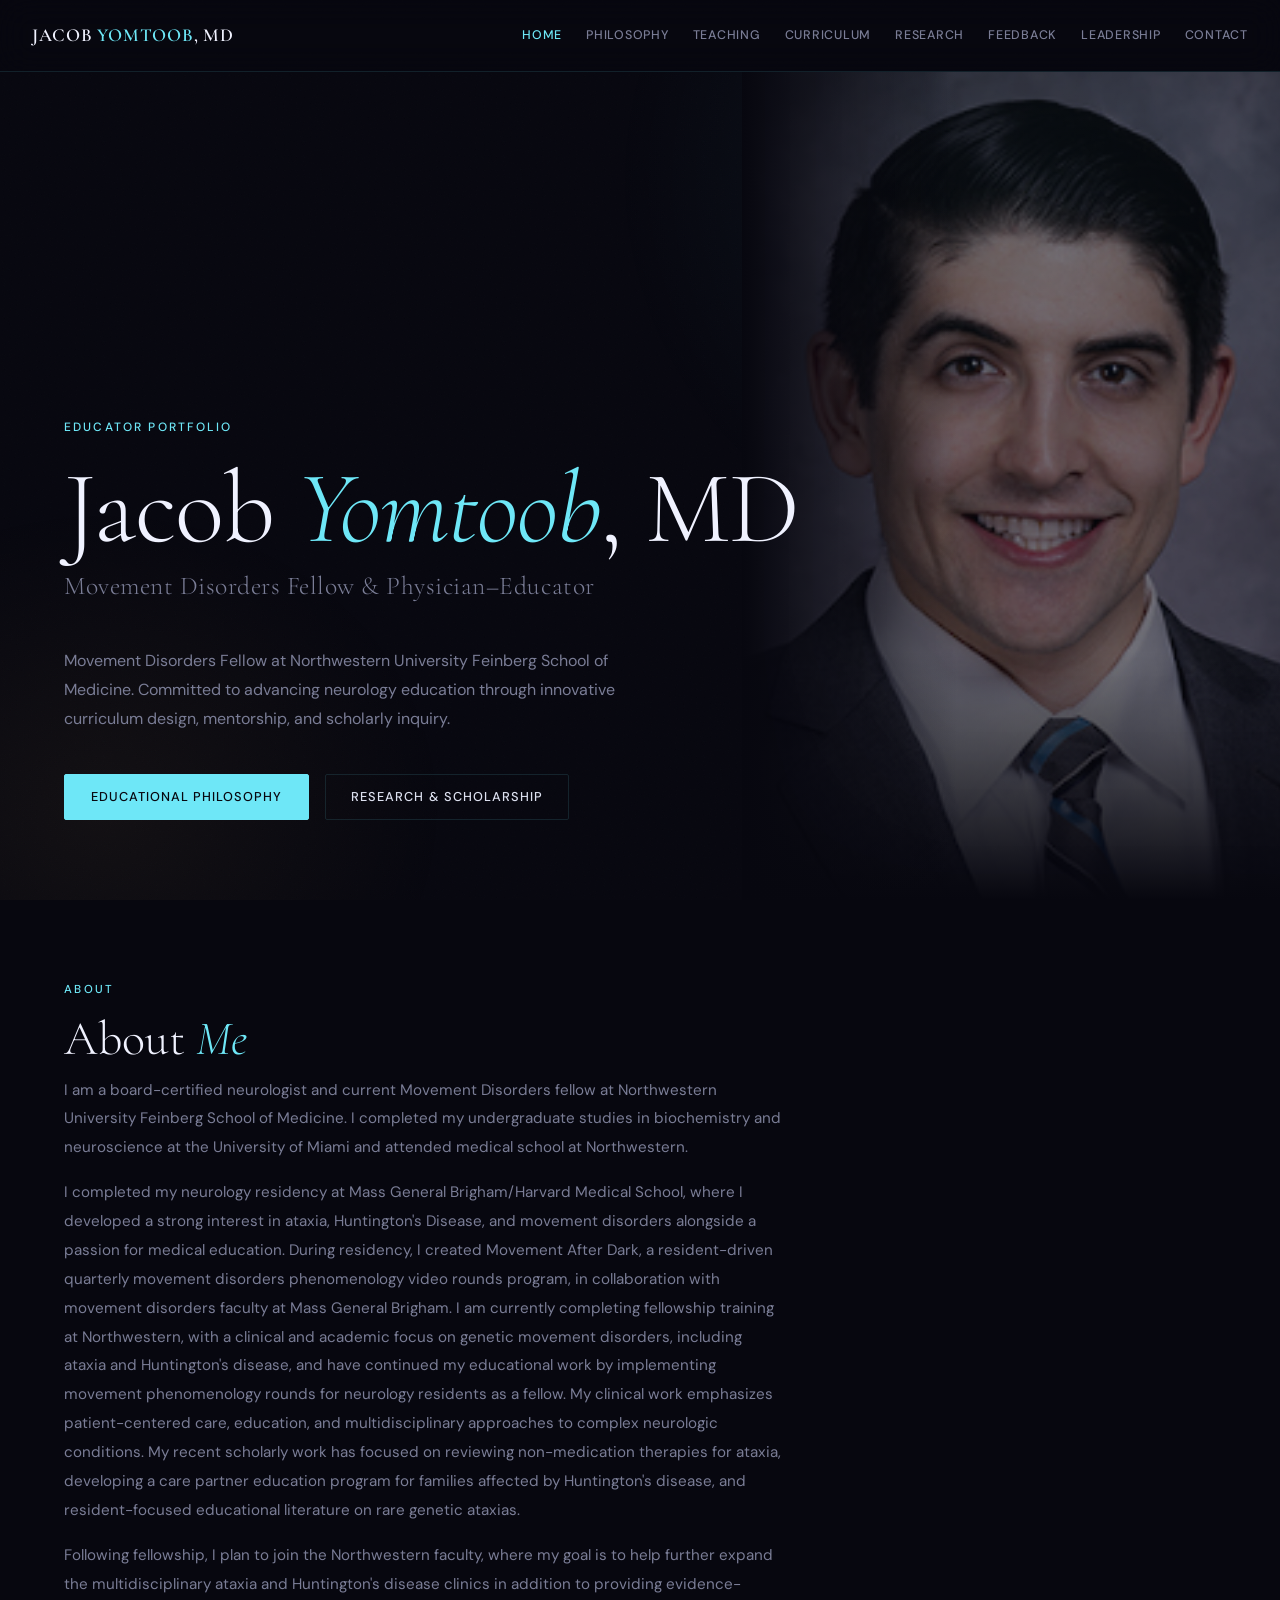
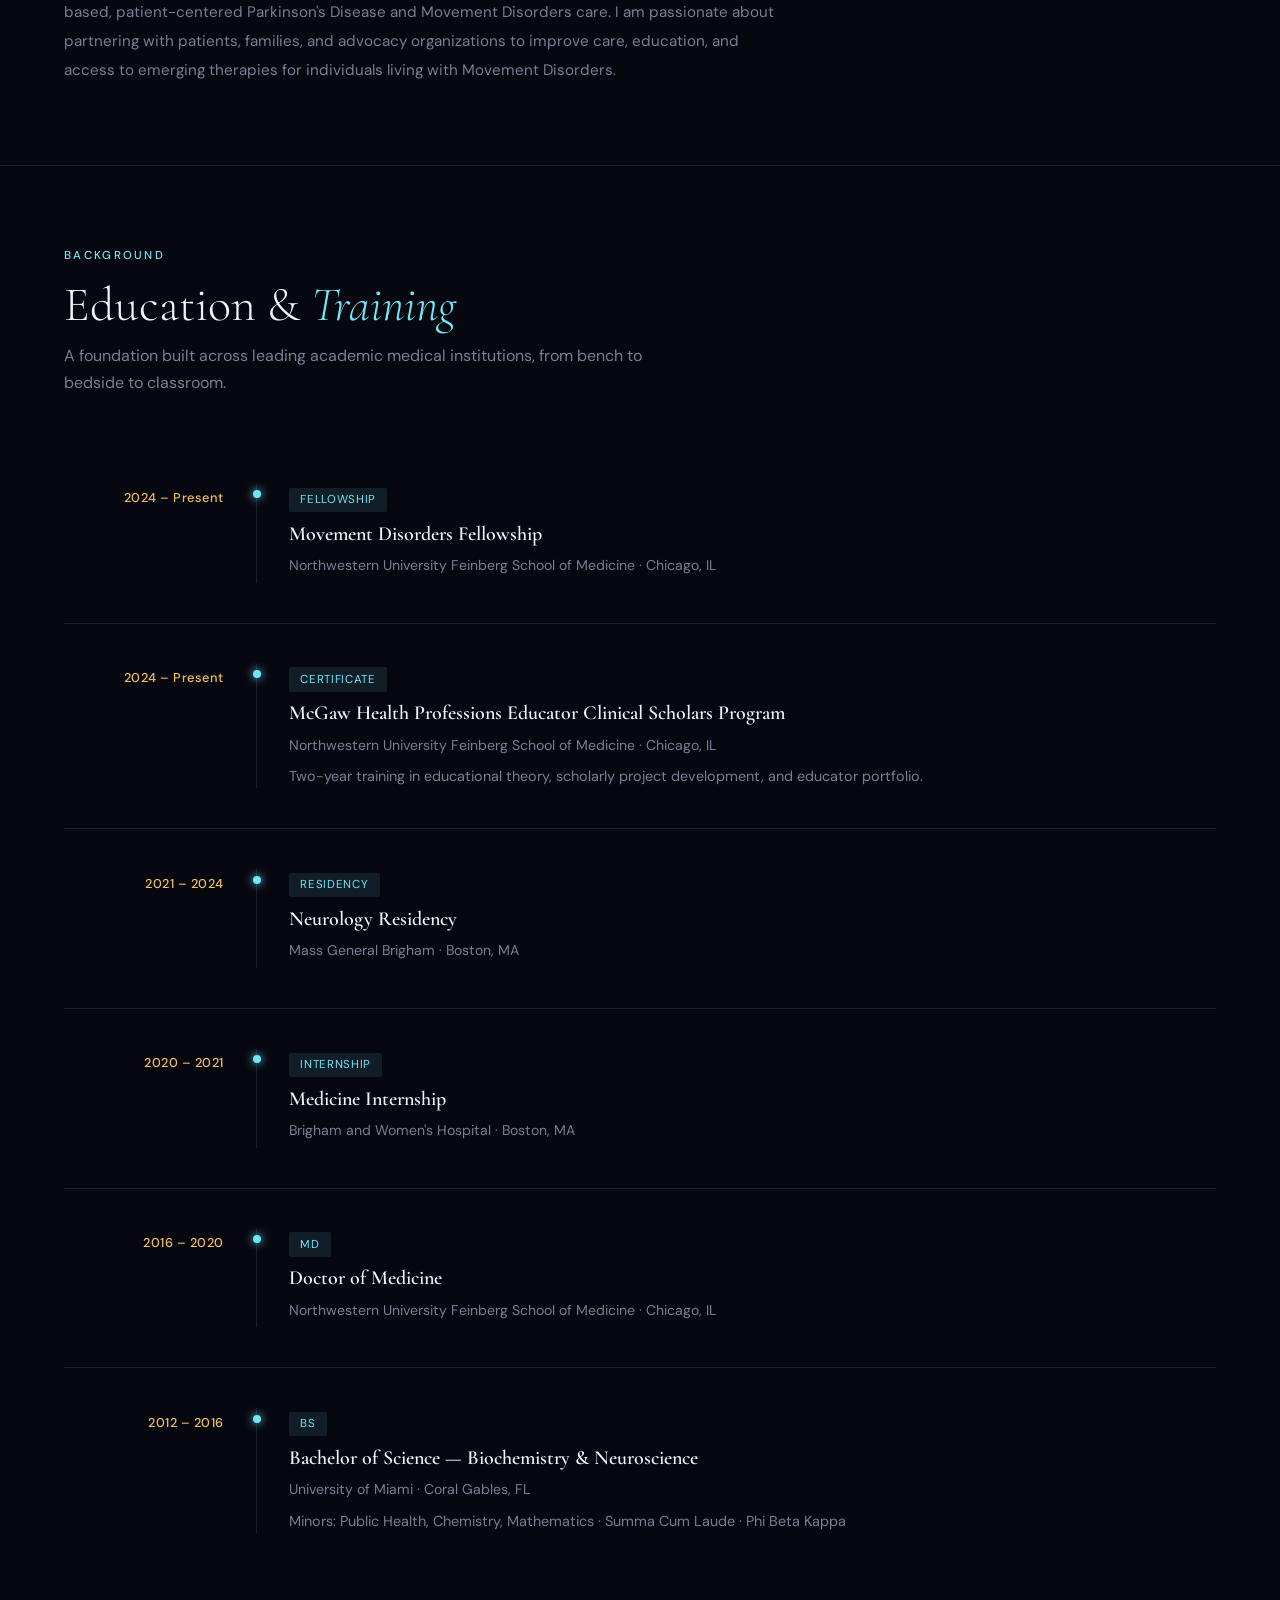
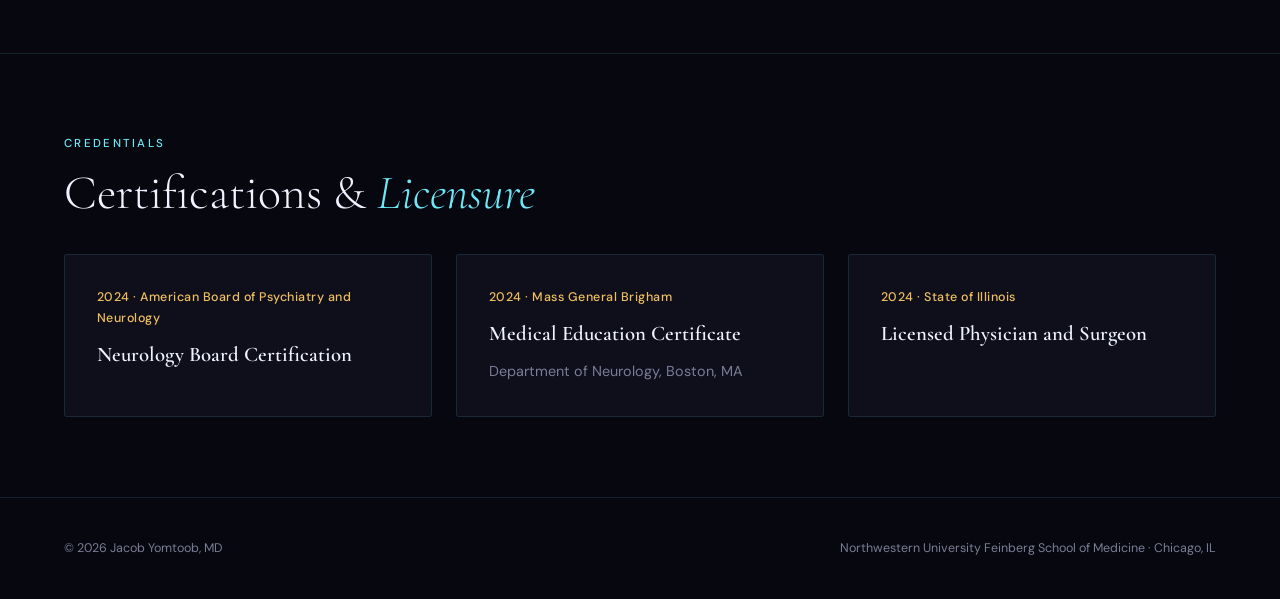
<file: index.html>
<!DOCTYPE html>
<html lang="en">
<head>
  <meta charset="UTF-8" />
  <meta name="viewport" content="width=device-width, initial-scale=1.0" />
  <title>Jacob Yomtoob, MD — Educator Portfolio</title>
  <link rel="stylesheet" href="style.css" />
</head>
<body>
<div class="page">

  <!-- Nav -->
  <nav>
    <a href="index.html" class="nav-brand">Jacob <span>Yomtoob</span>, MD</a>
    <div class="nav-links">
      <a href="index.html" class="active">Home</a>
      <a href="philosophy.html">Philosophy</a>
      <a href="teaching.html">Teaching</a>
      <a href="curriculum.html">Curriculum</a>
      <a href="research.html">Research</a>
      <a href="feedback.html">Feedback</a>
      <a href="leadership.html">Leadership</a>
      <a href="contact.html">Contact</a>
    </div>
  </nav>

  <!-- Hero -->
  <div class="hero">
    <div class="hero-glow"></div>
    <div class="hero-glow2"></div>
    <div class="hero-photo-wrap">
      <img src="assets/profile.jpg" alt="Jacob Yomtoob, MD" class="hero-photo" />
    </div>
    <div class="hero-eyebrow">Educator Portfolio</div>
    <h1>Jacob <em>Yomtoob</em>, MD</h1>
    <div class="hero-subtitle">Movement Disorders Fellow &amp; Physician–Educator</div>
    <p class="hero-desc">
      Movement Disorders Fellow at Northwestern University Feinberg School of Medicine. 
      Committed to advancing neurology education through innovative curriculum design, 
      mentorship, and scholarly inquiry.
    </p>
    <div class="hero-cta">
      <a href="philosophy.html" class="btn btn-primary">Educational Philosophy</a>
      <a href="research.html" class="btn btn-outline">Research &amp; Scholarship</a>
    </div>
  </div>

  <!-- About -->
  <section>
    <div class="section-label">About</div>
    <h2 class="section-title">About <em>Me</em></h2>

    <p style="color:var(--muted); max-width:720px; font-size:0.95rem; line-height:1.9; margin-bottom:1rem;">
      I am a board-certified neurologist and current Movement Disorders fellow at Northwestern University Feinberg School of Medicine. I completed my undergraduate studies in biochemistry and neuroscience at the University of Miami and attended medical school at Northwestern.
    </p>
    <p style="color:var(--muted); max-width:720px; font-size:0.95rem; line-height:1.9; margin-bottom:1rem;">
      I completed my neurology residency at Mass General Brigham/Harvard Medical School, where I developed a strong interest in ataxia, Huntington's Disease, and movement disorders alongside a passion for medical education. During residency, I created Movement After Dark, a resident-driven quarterly movement disorders phenomenology video rounds program, in collaboration with movement disorders faculty at Mass General Brigham. I am currently completing fellowship training at Northwestern, with a clinical and academic focus on genetic movement disorders, including ataxia and Huntington's disease, and have continued my educational work by implementing movement phenomenology rounds for neurology residents as a fellow. My clinical work emphasizes patient-centered care, education, and multidisciplinary approaches to complex neurologic conditions. My recent scholarly work has focused on reviewing non-medication therapies for ataxia, developing a care partner education program for families affected by Huntington's disease, and resident-focused educational literature on rare genetic ataxias.
    </p>
    <p style="color:var(--muted); max-width:720px; font-size:0.95rem; line-height:1.9;">
      Following fellowship, I plan to join the Northwestern faculty, where my goal is to help further expand the multidisciplinary ataxia and Huntington's disease clinics in addition to providing evidence-based, patient-centered Parkinson's Disease and Movement Disorders care. I am passionate about partnering with patients, families, and advocacy organizations to improve care, education, and access to emerging therapies for individuals living with Movement Disorders.
    </p>
  </section>

  <!-- Education -->
  <section>
    <div class="section-label">Background</div>
    <h2 class="section-title">Education &amp; <em>Training</em></h2>
    <p class="section-intro">A foundation built across leading academic medical institutions, from bench to bedside to classroom.</p>

    <div class="timeline">

      <div class="timeline-item">
        <div class="timeline-date">2024 – Present</div>
        <div class="timeline-line"></div>
        <div class="timeline-content">
          <span class="tag">Fellowship</span>
          <h3>Movement Disorders Fellowship</h3>
          <div class="inst">Northwestern University Feinberg School of Medicine · Chicago, IL</div>
        </div>
      </div>

      <div class="timeline-item">
        <div class="timeline-date">2024 – Present</div>
        <div class="timeline-line"></div>
        <div class="timeline-content">
          <span class="tag">Certificate</span>
          <h3>McGaw Health Professions Educator Clinical Scholars Program</h3>
          <div class="inst">Northwestern University Feinberg School of Medicine · Chicago, IL</div>
          <p>Two-year training in educational theory, scholarly project development, and educator portfolio.</p>
        </div>
      </div>

      <div class="timeline-item">
        <div class="timeline-date">2021 – 2024</div>
        <div class="timeline-line"></div>
        <div class="timeline-content">
          <span class="tag">Residency</span>
          <h3>Neurology Residency</h3>
          <div class="inst">Mass General Brigham · Boston, MA</div>
        </div>
      </div>

      <div class="timeline-item">
        <div class="timeline-date">2020 – 2021</div>
        <div class="timeline-line"></div>
        <div class="timeline-content">
          <span class="tag">Internship</span>
          <h3>Medicine Internship</h3>
          <div class="inst">Brigham and Women's Hospital · Boston, MA</div>
        </div>
      </div>

      <div class="timeline-item">
        <div class="timeline-date">2016 – 2020</div>
        <div class="timeline-line"></div>
        <div class="timeline-content">
          <span class="tag">MD</span>
          <h3>Doctor of Medicine</h3>
          <div class="inst">Northwestern University Feinberg School of Medicine · Chicago, IL</div>
        </div>
      </div>

      <div class="timeline-item">
        <div class="timeline-date">2012 – 2016</div>
        <div class="timeline-line"></div>
        <div class="timeline-content">
          <span class="tag">BS</span>
          <h3>Bachelor of Science — Biochemistry &amp; Neuroscience</h3>
          <div class="inst">University of Miami · Coral Gables, FL</div>
          <p>Minors: Public Health, Chemistry, Mathematics &middot; Summa Cum Laude &middot; Phi Beta Kappa</p>
        </div>
      </div>

    </div>
  </section>

  <!-- Certifications -->
  <section>
    <div class="section-label">Credentials</div>
    <h2 class="section-title">Certifications &amp; <em>Licensure</em></h2>
    <div class="card-grid">
      <div class="card">
        <div class="meta">2024 · American Board of Psychiatry and Neurology</div>
        <h3>Neurology Board Certification</h3>
      </div>
      <div class="card">
        <div class="meta">2024 · Mass General Brigham</div>
        <h3>Medical Education Certificate</h3>
        <p>Department of Neurology, Boston, MA</p>
      </div>
      <div class="card">
        <div class="meta">2024 · State of Illinois</div>
        <h3>Licensed Physician and Surgeon</h3>
      </div>
    </div>
  </section>

  <!-- Footer -->
  <footer>
    <span>© 2026 Jacob Yomtoob, MD</span>
    <span>Northwestern University Feinberg School of Medicine · Chicago, IL</span>
  </footer>

</div>
</body>
</html>
</file>
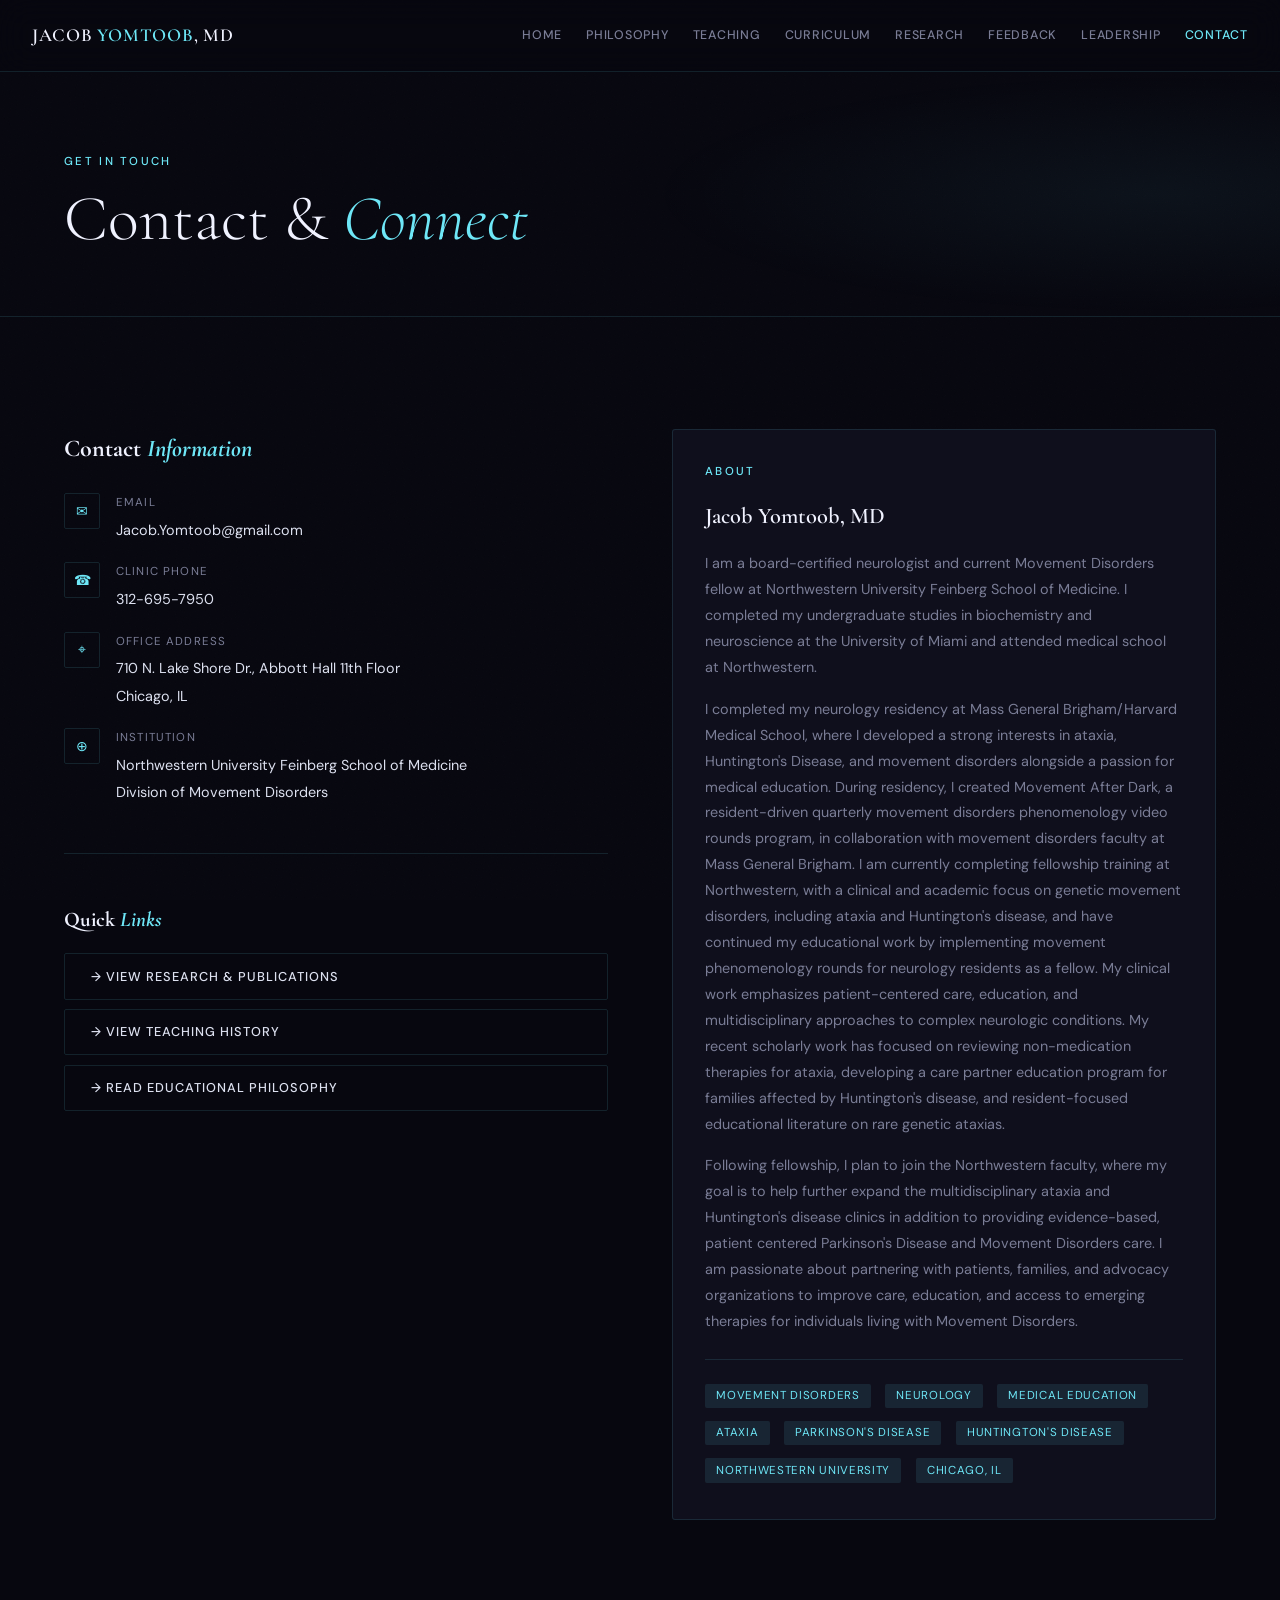
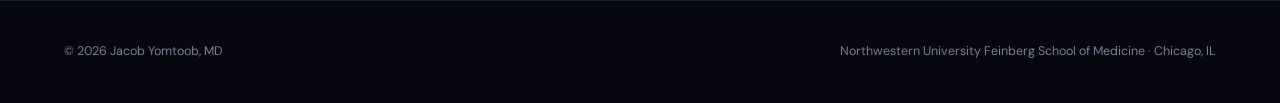
<file: contact.html>
<!DOCTYPE html>
<html lang="en">
<head>
  <meta charset="UTF-8" />
  <meta name="viewport" content="width=device-width, initial-scale=1.0" />
  <title>Contact — Jacob Yomtoob, MD</title>
  <link rel="stylesheet" href="style.css" />
</head>
<body>
<div class="page">

  <nav>
    <a href="index.html" class="nav-brand">Jacob <span>Yomtoob</span>, MD</a>
    <div class="nav-links">
      <a href="index.html">Home</a>
      <a href="philosophy.html">Philosophy</a>
      <a href="teaching.html">Teaching</a>
      <a href="curriculum.html">Curriculum</a>
      <a href="research.html">Research</a>
      <a href="feedback.html">Feedback</a>
      <a href="leadership.html">Leadership</a>
      <a href="contact.html" class="active">Contact</a>
    </div>
  </nav>

  <div class="page-header">
    <div class="section-label">Get in Touch</div>
    <h1>Contact &amp; <em>Connect</em></h1>
    <p></p>
  </div>

  <section>
    <div class="contact-grid">

      <!-- Contact Info -->
      <div class="contact-info">
        <h3>Contact <em style="font-style:italic; color:var(--accent);">Information</em></h3>

        <div class="contact-row">
          <div class="contact-icon">✉</div>
          <div>
            <div style="font-size:0.72rem; color:var(--muted); letter-spacing:0.1em; text-transform:uppercase; margin-bottom:0.2rem;">Email</div>
            <a href="mailto:Jacob.Yomtoob@gmail.com">Jacob.Yomtoob@gmail.com</a>
          </div>
        </div>

        <div class="contact-row">
          <div class="contact-icon">☎</div>
          <div>
            <div style="font-size:0.72rem; color:var(--muted); letter-spacing:0.1em; text-transform:uppercase; margin-bottom:0.2rem;">Clinic Phone</div>
            <span>312-695-7950</span>
          </div>
        </div>

        <div class="contact-row">
          <div class="contact-icon">⌖</div>
          <div>
            <div style="font-size:0.72rem; color:var(--muted); letter-spacing:0.1em; text-transform:uppercase; margin-bottom:0.2rem;">Office Address</div>
            <span>710 N. Lake Shore Dr., Abbott Hall 11th Floor<br>Chicago, IL</span>
          </div>
        </div>

        <div class="contact-row">
          <div class="contact-icon">⊕</div>
          <div>
            <div style="font-size:0.72rem; color:var(--muted); letter-spacing:0.1em; text-transform:uppercase; margin-bottom:0.2rem;">Institution</div>
            <span>Northwestern University Feinberg School of Medicine<br>Division of Movement Disorders</span>
          </div>
        </div>

        <hr class="divider" />

        <h3 style="font-family:'Cormorant Garamond',serif; font-size:1.3rem; color:var(--heading); margin-bottom:1rem;">Quick <em style="font-style:italic; color:var(--accent);">Links</em></h3>

        <div style="display:flex; flex-direction:column; gap:0.6rem;">
          <a href="research.html" class="btn btn-outline" style="justify-content:flex-start;">→ View Research &amp; Publications</a>
          <a href="teaching.html" class="btn btn-outline" style="justify-content:flex-start;">→ View Teaching History</a>
          <a href="philosophy.html" class="btn btn-outline" style="justify-content:flex-start;">→ Read Educational Philosophy</a>
        </div>
      </div>

      <!-- About panel -->
      <div>
        <div class="card" style="height:100%;">
          <div class="section-label" style="margin-bottom:1rem;">About</div>
          <h3 style="font-size:1.4rem; margin-bottom:1rem;">Jacob Yomtoob, MD</h3>

          <p style="font-size:0.9rem; color:var(--muted); line-height:1.8; margin-bottom:1rem;">
            I am a board-certified neurologist and current Movement Disorders fellow at Northwestern University Feinberg School of Medicine. I completed my undergraduate studies in biochemistry and neuroscience at the University of Miami and attended medical school at Northwestern.</p>
          <p style="font-size:0.9rem; color:var(--muted); line-height:1.8; margin-bottom:1rem;">
            I completed my neurology residency at Mass General Brigham/Harvard Medical School, where I developed a strong interests in ataxia, Huntington's Disease, and movement disorders alongside a passion for medical education. During residency, I created Movement After Dark, a resident-driven quarterly movement disorders phenomenology video rounds program, in collaboration with movement disorders faculty at Mass General Brigham. I am currently completing fellowship training at Northwestern, with a clinical and academic focus on genetic movement disorders, including ataxia and Huntington's disease, and have continued my educational work by implementing movement phenomenology rounds for neurology residents as a fellow. My clinical work emphasizes patient-centered care, education, and multidisciplinary approaches to complex neurologic conditions. My recent scholarly work has focused on reviewing non-medication therapies for ataxia, developing a care partner education program for families affected by Huntington's disease, and resident-focused educational literature on rare genetic ataxias.
          </p>
          <p style="font-size:0.9rem; color:var(--muted); line-height:1.8;">
            Following fellowship, I plan to join the Northwestern faculty, where my goal is to help further expand the multidisciplinary ataxia and Huntington's disease clinics in addition to providing evidence-based, patient centered Parkinson's Disease and Movement Disorders care. I am passionate about partnering with patients, families, and advocacy organizations to improve care, education, and access to emerging therapies for individuals living with Movement Disorders.

          <hr class="divider" style="margin:1.5rem 0;" />

          <div style="display:flex; gap:0.5rem; flex-wrap:wrap;">
            <span class="tag">Movement Disorders</span>
             <span class="tag">Neurology</span>
            <span class="tag">Medical Education</span>
            <span class="tag">Ataxia</span>
            <span class="tag">Parkinson's Disease</span>
            <span class="tag">Huntington's Disease</span>
            <span class="tag">Northwestern University</span>
            <span class="tag">Chicago, IL</span>
          </div>
        </div>
      </div>

    </div>
  </section>

  <footer>
    <span>© 2026 Jacob Yomtoob, MD</span>
    <span>Northwestern University Feinberg School of Medicine · Chicago, IL</span>
  </footer>

</div>
</body>
</html>
</file>
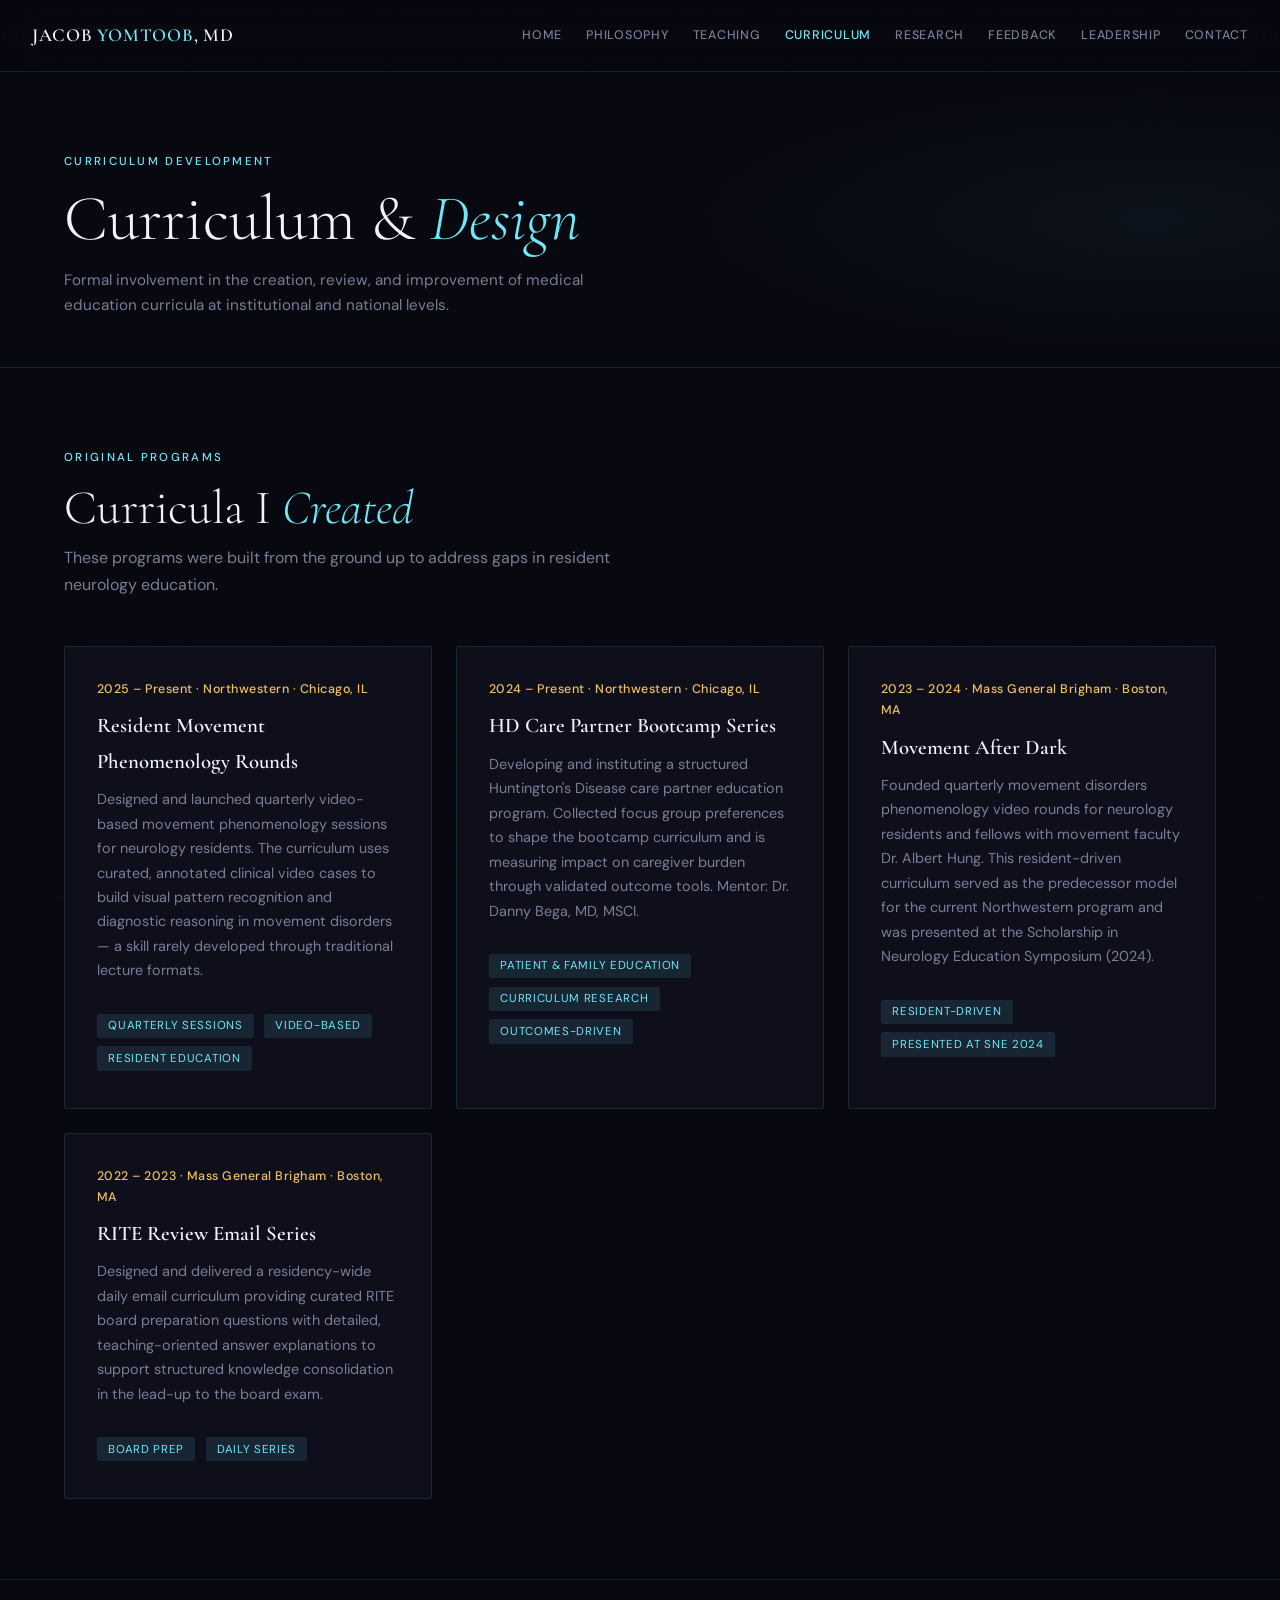
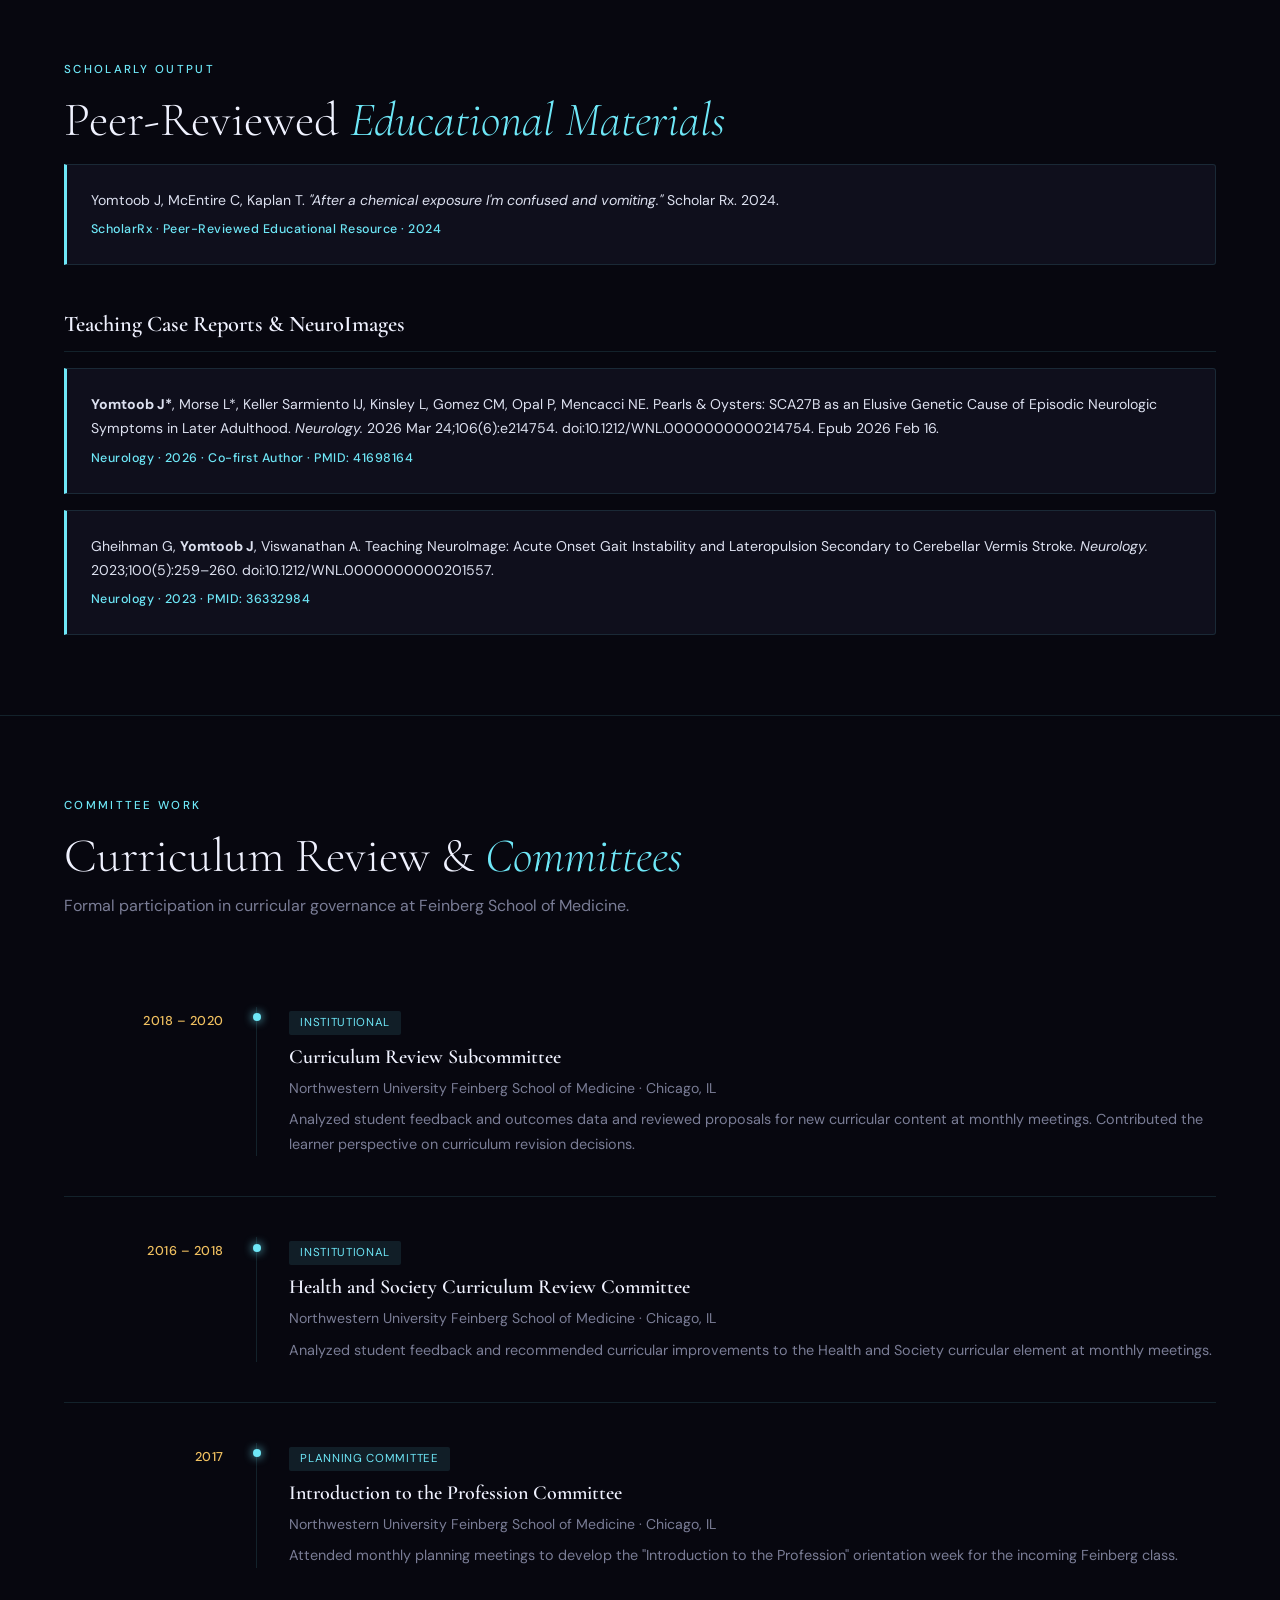
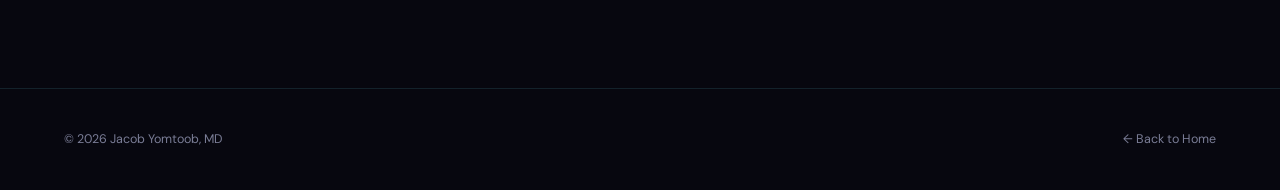
<file: curriculum.html>
<!DOCTYPE html>
<html lang="en">
<head>
  <meta charset="UTF-8" />
  <meta name="viewport" content="width=device-width, initial-scale=1.0" />
  <title>Curriculum Development — Jacob Yomtoob, MD</title>
  <link rel="stylesheet" href="style.css" />
</head>
<body>
<div class="page">

  <nav>
    <a href="index.html" class="nav-brand">Jacob <span>Yomtoob</span>, MD</a>
    <div class="nav-links">
      <a href="index.html">Home</a>
      <a href="philosophy.html">Philosophy</a>
      <a href="teaching.html">Teaching</a>
      <a href="curriculum.html" class="active">Curriculum</a>
      <a href="research.html">Research</a>
      <a href="feedback.html">Feedback</a>
      <a href="leadership.html">Leadership</a>
      <a href="contact.html">Contact</a>
    </div>
  </nav>

  <div class="page-header">
    <div class="section-label">Curriculum Development</div>
    <h1>Curriculum &amp; <em>Design</em></h1>
    <p>Formal involvement in the creation, review, and improvement of medical education curricula at institutional and national levels.</p>
  </div>

  <!-- Initiatives Created -->
  <section>
    <div class="section-label">Original Programs</div>
    <h2 class="section-title">Curricula I <em>Created</em></h2>
    <p class="section-intro">These programs were built from the ground up to address gaps in resident neurology education.</p>

    <div class="card-grid">

      <div class="card">
        <div class="meta">2025 – Present · Northwestern · Chicago, IL</div>
        <h3>Resident Movement Phenomenology Rounds</h3>
        <p>Designed and launched quarterly video-based movement phenomenology sessions for neurology residents. The curriculum uses curated, annotated clinical video cases to build visual pattern recognition and diagnostic reasoning in movement disorders — a skill rarely developed through traditional lecture formats.</p>
        <br>
        <span class="tag">Quarterly Sessions</span>
        <span class="tag">Video-Based</span>
        <span class="tag">Resident Education</span>
      </div>

      <div class="card">
        <div class="meta">2024 – Present · Northwestern · Chicago, IL</div>
        <h3>HD Care Partner Bootcamp Series</h3>
        <p>Developing and instituting a structured Huntington's Disease care partner education program. Collected focus group preferences to shape the bootcamp curriculum and is measuring impact on caregiver burden through validated outcome tools. Mentor: Dr. Danny Bega, MD, MSCI.</p>
        <br>
        <span class="tag">Patient &amp; Family Education</span>
        <span class="tag">Curriculum Research</span>
        <span class="tag">Outcomes-Driven</span>
      </div>

      <div class="card">
        <div class="meta">2023 – 2024 · Mass General Brigham · Boston, MA</div>
        <h3>Movement After Dark</h3>
        <p>Founded quarterly movement disorders phenomenology video rounds for neurology residents and fellows with movement faculty Dr. Albert Hung. This resident-driven curriculum served as the predecessor model for the current Northwestern program and was presented at the Scholarship in Neurology Education Symposium (2024).</p>
        <br>
        <span class="tag">Resident-Driven</span>
        <span class="tag">Presented at SNE 2024</span>
      </div>

      <div class="card">
        <div class="meta">2022 – 2023 · Mass General Brigham · Boston, MA</div>
        <h3>RITE Review Email Series</h3>
        <p>Designed and delivered a residency-wide daily email curriculum providing curated RITE board preparation questions with detailed, teaching-oriented answer explanations to support structured knowledge consolidation in the lead-up to the board exam.</p>
        <br>
        <span class="tag">Board Prep</span>
        <span class="tag">Daily Series</span>
      </div>

    </div>
  </section>

  <!-- Peer-Reviewed Educational Materials -->
  <section>
    <div class="section-label">Scholarly Output</div>
    <h2 class="section-title">Peer-Reviewed <em>Educational Materials</em></h2>

    <div class="pub-list">
      <div class="pub-item">
        <p>Yomtoob J, McEntire C, Kaplan T. <em>"After a chemical exposure I'm confused and vomiting."</em> Scholar Rx. 2024.</p>
        <div class="pub-journal">ScholarRx · Peer-Reviewed Educational Resource · 2024</div>
      </div>
    </div>

    <div class="pub-section-title">Teaching Case Reports &amp; NeuroImages</div>
    <div class="pub-list">
      <div class="pub-item">
        <p><strong>Yomtoob J*</strong>, Morse L*, Keller Sarmiento IJ, Kinsley L, Gomez CM, Opal P, Mencacci NE. Pearls &amp; Oysters: SCA27B as an Elusive Genetic Cause of Episodic Neurologic Symptoms in Later Adulthood. <em>Neurology.</em> 2026 Mar 24;106(6):e214754. doi:10.1212/WNL.0000000000214754. Epub 2026 Feb 16.</p>
        <div class="pub-journal">Neurology · 2026 · Co-first Author · PMID: 41698164</div>
      </div>
      <div class="pub-item">
        <p>Gheihman G, <strong>Yomtoob J</strong>, Viswanathan A. Teaching NeuroImage: Acute Onset Gait Instability and Lateropulsion Secondary to Cerebellar Vermis Stroke. <em>Neurology.</em> 2023;100(5):259–260. doi:10.1212/WNL.0000000000201557.</p>
        <div class="pub-journal">Neurology · 2023 · PMID: 36332984</div>
      </div>
    </div>
  </section>

  <!-- Committees -->
  <section>
    <div class="section-label">Committee Work</div>
    <h2 class="section-title">Curriculum Review &amp; <em>Committees</em></h2>
    <p class="section-intro">Formal participation in curricular governance at Feinberg School of Medicine.</p>

    <div class="timeline">

      <div class="timeline-item">
        <div class="timeline-date">2018 – 2020</div>
        <div class="timeline-line"></div>
        <div class="timeline-content">
          <span class="tag">Institutional</span>
          <h3>Curriculum Review Subcommittee</h3>
          <div class="inst">Northwestern University Feinberg School of Medicine · Chicago, IL</div>
          <p>Analyzed student feedback and outcomes data and reviewed proposals for new curricular content at monthly meetings. Contributed the learner perspective on curriculum revision decisions.</p>
        </div>
      </div>

      <div class="timeline-item">
        <div class="timeline-date">2016 – 2018</div>
        <div class="timeline-line"></div>
        <div class="timeline-content">
          <span class="tag">Institutional</span>
          <h3>Health and Society Curriculum Review Committee</h3>
          <div class="inst">Northwestern University Feinberg School of Medicine · Chicago, IL</div>
          <p>Analyzed student feedback and recommended curricular improvements to the Health and Society curricular element at monthly meetings.</p>
        </div>
      </div>

      <div class="timeline-item">
        <div class="timeline-date">2017</div>
        <div class="timeline-line"></div>
        <div class="timeline-content">
          <span class="tag">Planning Committee</span>
          <h3>Introduction to the Profession Committee</h3>
          <div class="inst">Northwestern University Feinberg School of Medicine · Chicago, IL</div>
          <p>Attended monthly planning meetings to develop the "Introduction to the Profession" orientation week for the incoming Feinberg class.</p>
        </div>
      </div>

    </div>
  </section>

  <footer>
    <span>© 2026 Jacob Yomtoob, MD</span>
    <span><a href="index.html">← Back to Home</a></span>
  </footer>

</div>
</body>
</html>
</file>
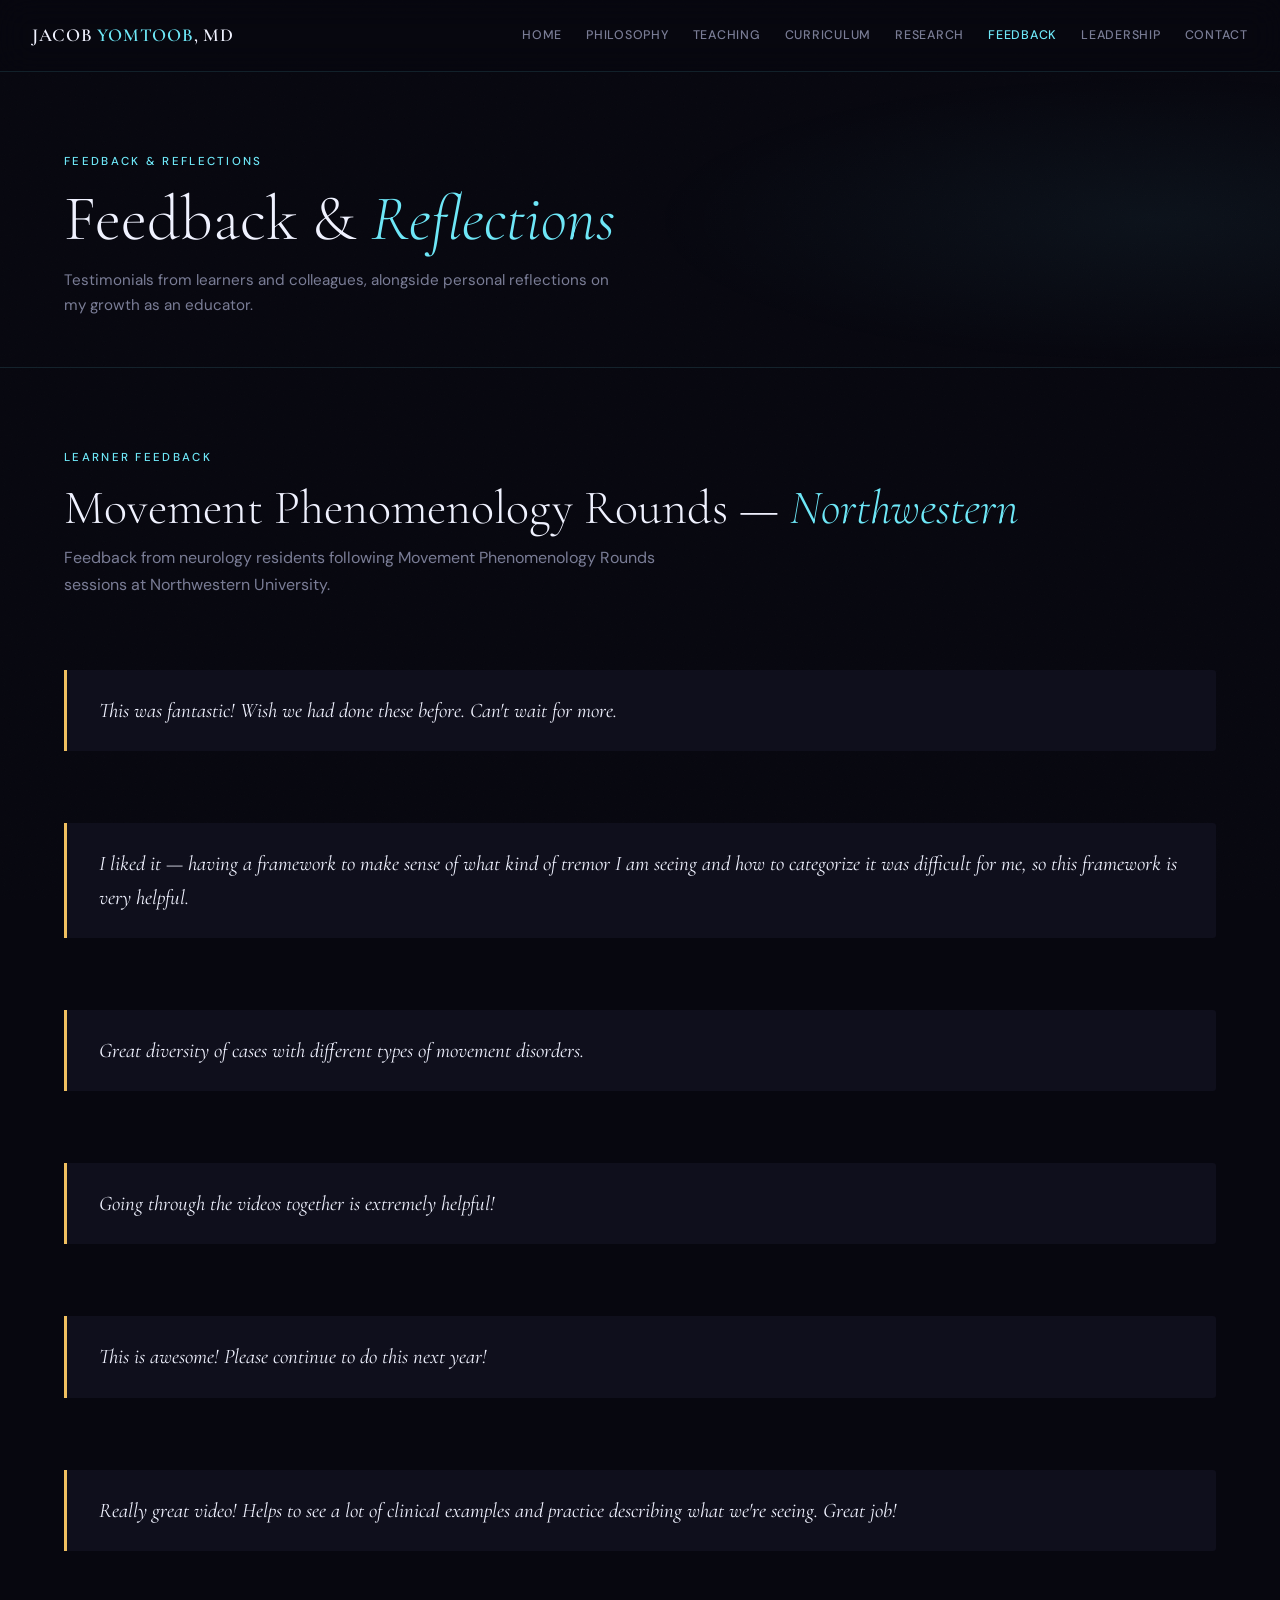
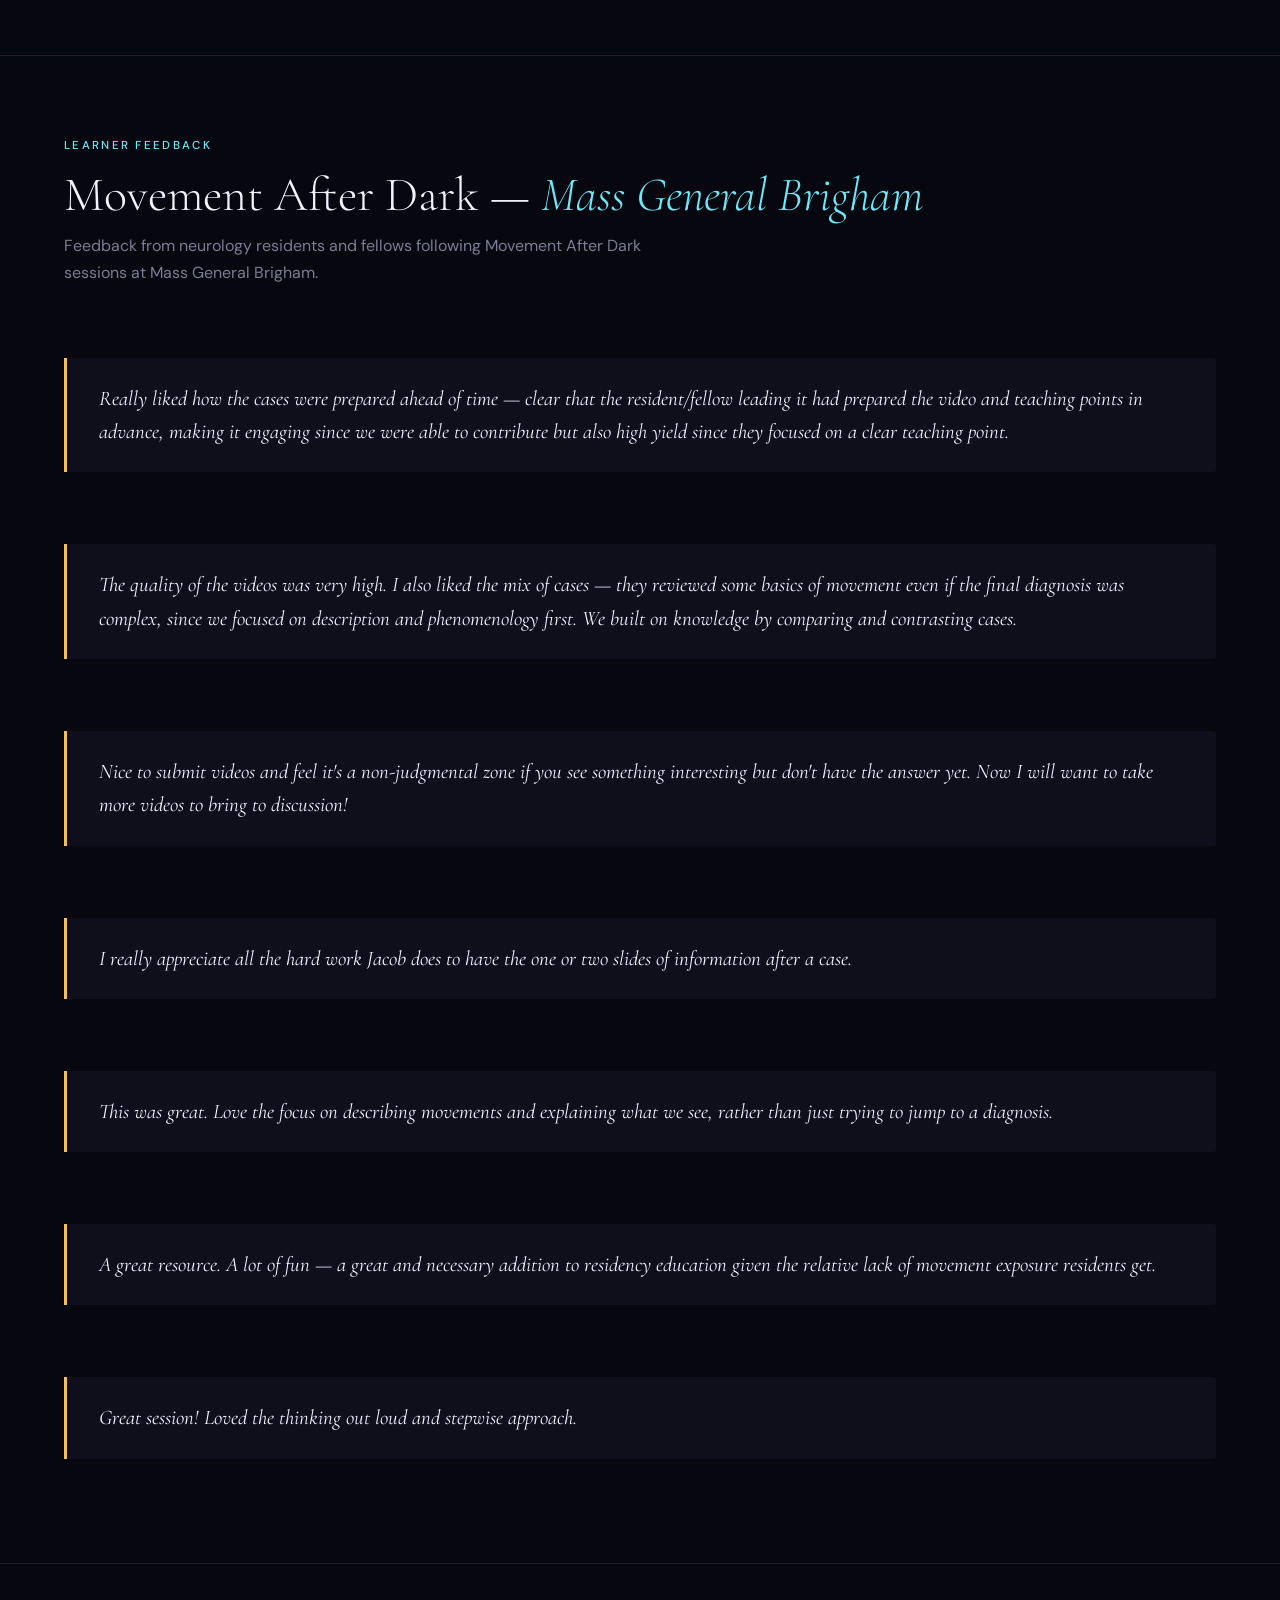
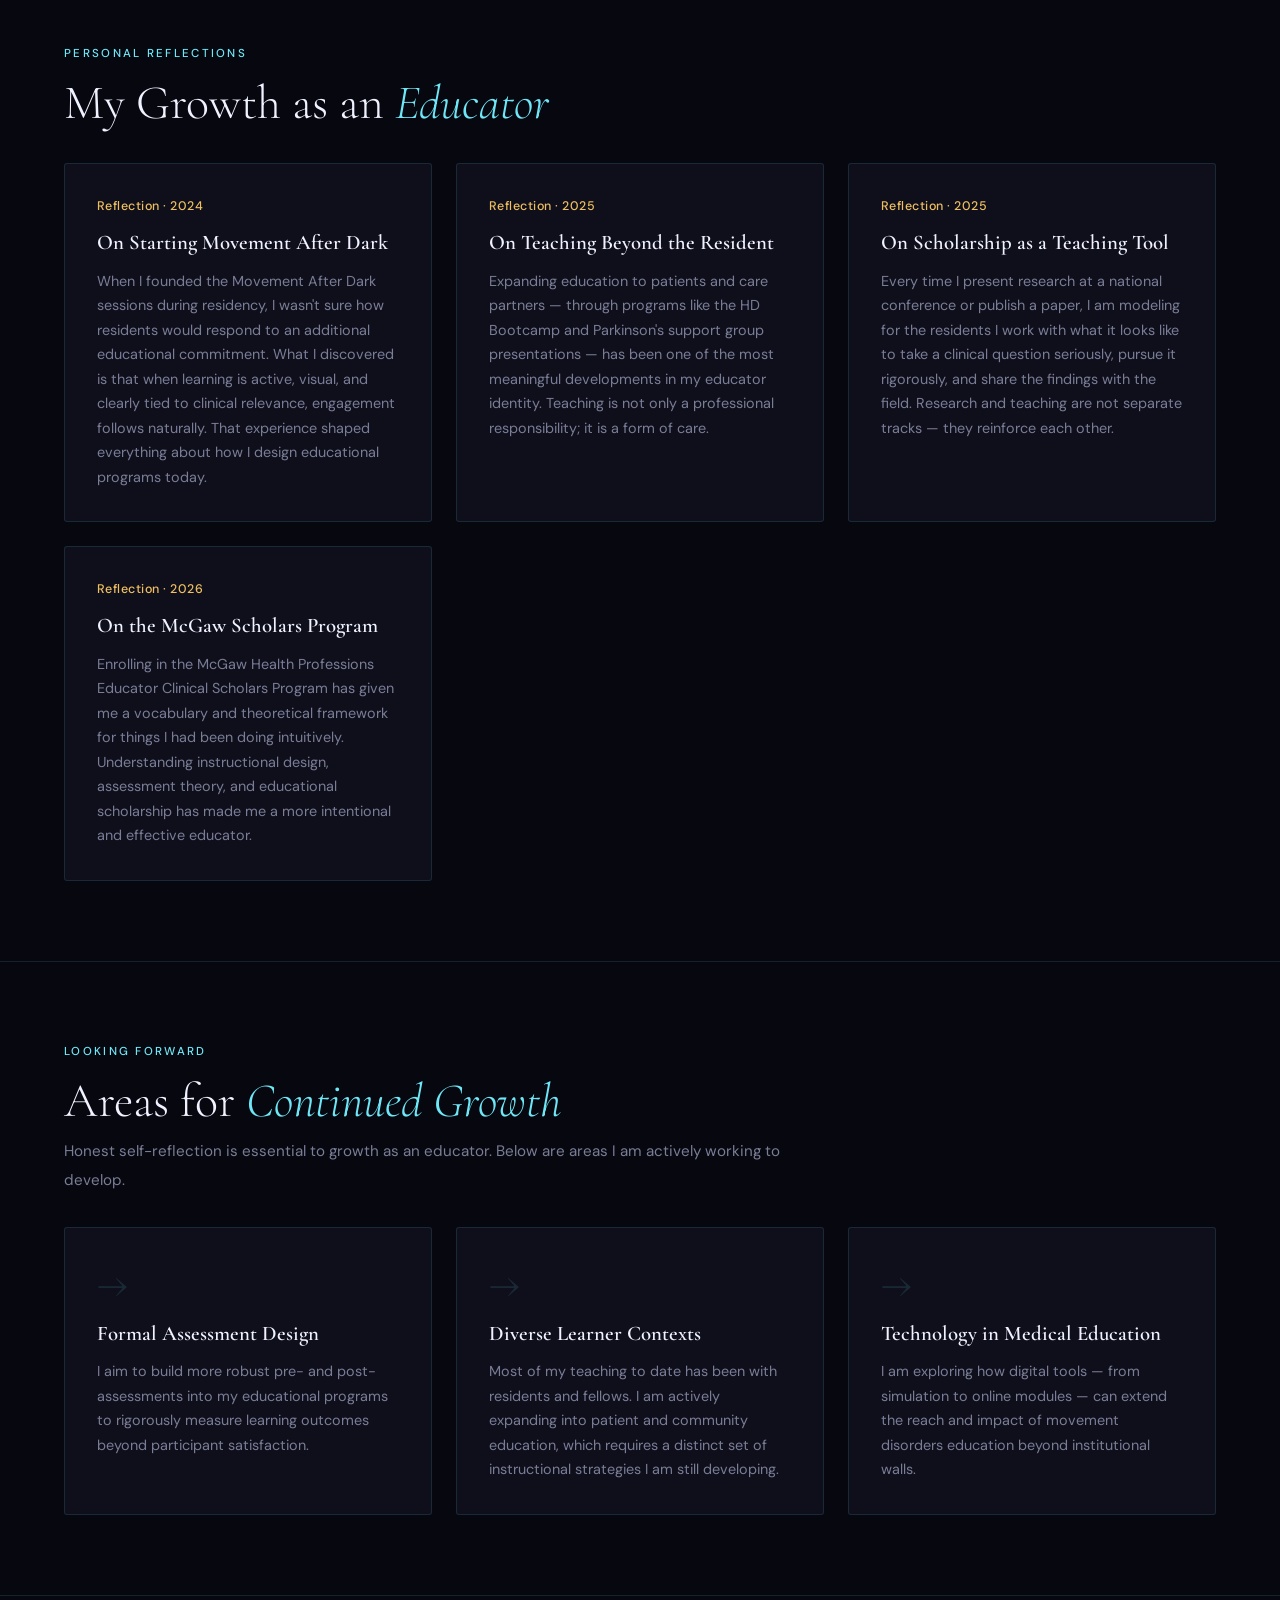
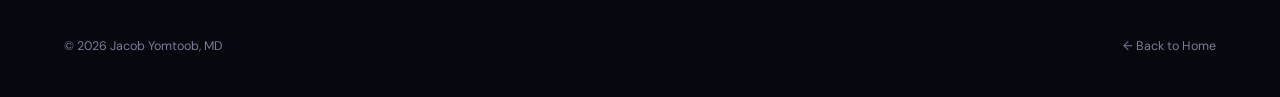
<file: feedback.html>
<!DOCTYPE html>
<html lang="en">
<head>
  <meta charset="UTF-8" />
  <meta name="viewport" content="width=device-width, initial-scale=1.0" />
  <title>Feedback &amp; Reflections — Jacob Yomtoob, MD</title>
  <link rel="stylesheet" href="style.css" />
</head>
<body>
<div class="page">

  <nav>
    <a href="index.html" class="nav-brand">Jacob <span>Yomtoob</span>, MD</a>
    <div class="nav-links">
      <a href="index.html">Home</a>
      <a href="philosophy.html">Philosophy</a>
      <a href="teaching.html">Teaching</a>
      <a href="curriculum.html">Curriculum</a>
      <a href="research.html">Research</a>
      <a href="feedback.html" class="active">Feedback</a>
      <a href="leadership.html">Leadership</a>
      <a href="contact.html">Contact</a>
    </div>
  </nav>

  <div class="page-header">
    <div class="section-label">Feedback &amp; Reflections</div>
    <h1>Feedback &amp; <em>Reflections</em></h1>
    <p>Testimonials from learners and colleagues, alongside personal reflections on my growth as an educator.</p>
  </div>

  <!-- Placeholder for feedback -->
  <section>
    <div class="section-label">Learner Feedback</div>
    <h2 class="section-title">Movement Phenomenology Rounds — <em>Northwestern</em></h2>
    <p class="section-intro">Feedback from neurology residents following Movement Phenomenology Rounds sessions at Northwestern University.</p>

    <div style="display: flex; flex-direction: column; gap: 1.5rem; margin-top: 1rem;">

      <div class="quote-block">
        <blockquote>This was fantastic! Wish we had done these before. Can't wait for more.</blockquote>
      </div>

      <div class="quote-block">
        <blockquote>I liked it — having a framework to make sense of what kind of tremor I am seeing and how to categorize it was difficult for me, so this framework is very helpful.</blockquote>
      </div>

      <div class="quote-block">
        <blockquote>Great diversity of cases with different types of movement disorders.</blockquote>
      </div>

      <div class="quote-block">
        <blockquote>Going through the videos together is extremely helpful!</blockquote>
      </div>

      <div class="quote-block">
        <blockquote>This is awesome! Please continue to do this next year!</blockquote>
      </div>

      <div class="quote-block">
        <blockquote>Really great video! Helps to see a lot of clinical examples and practice describing what we're seeing. Great job!</blockquote>
      </div>

    </div>
  </section>

  <section>
    <div class="section-label">Learner Feedback</div>
    <h2 class="section-title">Movement After Dark — <em>Mass General Brigham</em></h2>
    <p class="section-intro">Feedback from neurology residents and fellows following Movement After Dark sessions at Mass General Brigham.</p>

    <div style="display: flex; flex-direction: column; gap: 1.5rem; margin-top: 1rem;">

      <div class="quote-block">
        <blockquote>Really liked how the cases were prepared ahead of time — clear that the resident/fellow leading it had prepared the video and teaching points in advance, making it engaging since we were able to contribute but also high yield since they focused on a clear teaching point.</blockquote>
      </div>

      <div class="quote-block">
        <blockquote>The quality of the videos was very high. I also liked the mix of cases — they reviewed some basics of movement even if the final diagnosis was complex, since we focused on description and phenomenology first. We built on knowledge by comparing and contrasting cases.</blockquote>
      </div>

      <div class="quote-block">
        <blockquote>Nice to submit videos and feel it's a non-judgmental zone if you see something interesting but don't have the answer yet. Now I will want to take more videos to bring to discussion!</blockquote>
      </div>

      <div class="quote-block">
        <blockquote>I really appreciate all the hard work Jacob does to have the one or two slides of information after a case.</blockquote>
      </div>

      <div class="quote-block">
        <blockquote>This was great. Love the focus on describing movements and explaining what we see, rather than just trying to jump to a diagnosis.</blockquote>
      </div>

      <div class="quote-block">
        <blockquote>A great resource. A lot of fun — a great and necessary addition to residency education given the relative lack of movement exposure residents get.</blockquote>
      </div>

      <div class="quote-block">
        <blockquote>Great session! Loved the thinking out loud and stepwise approach.</blockquote>
      </div>

    </div>
  </section>

  <!-- Reflections -->
  <section>
    <div class="section-label">Personal Reflections</div>
    <h2 class="section-title">My Growth as an <em>Educator</em></h2>

    <div class="card-grid">

      <div class="card">
        <div class="meta">Reflection · 2024</div>
        <h3>On Starting Movement After Dark</h3>
        <p>When I founded the Movement After Dark sessions during residency, I wasn't sure how residents would respond to an additional educational commitment. What I discovered is that when learning is active, visual, and clearly tied to clinical relevance, engagement follows naturally. That experience shaped everything about how I design educational programs today.</p>
      </div>

      <div class="card">
        <div class="meta">Reflection · 2025</div>
        <h3>On Teaching Beyond the Resident</h3>
        <p>Expanding education to patients and care partners — through programs like the HD Bootcamp and Parkinson's support group presentations — has been one of the most meaningful developments in my educator identity. Teaching is not only a professional responsibility; it is a form of care.</p>
      </div>

      <div class="card">
        <div class="meta">Reflection · 2025</div>
        <h3>On Scholarship as a Teaching Tool</h3>
        <p>Every time I present research at a national conference or publish a paper, I am modeling for the residents I work with what it looks like to take a clinical question seriously, pursue it rigorously, and share the findings with the field. Research and teaching are not separate tracks — they reinforce each other.</p>
      </div>

      <div class="card">
        <div class="meta">Reflection · 2026</div>
        <h3>On the McGaw Scholars Program</h3>
        <p>Enrolling in the McGaw Health Professions Educator Clinical Scholars Program has given me a vocabulary and theoretical framework for things I had been doing intuitively. Understanding instructional design, assessment theory, and educational scholarship has made me a more intentional and effective educator.</p>
      </div>

    </div>
  </section>

  <!-- Areas for Growth -->
  <section>
    <div class="section-label">Looking Forward</div>
    <h2 class="section-title">Areas for <em>Continued Growth</em></h2>

    <p style="color:var(--muted); max-width:720px; font-size:0.95rem; line-height:1.9; margin-bottom:2rem;">
      Honest self-reflection is essential to growth as an educator. Below are areas I am actively working to develop.
    </p>

    <div class="card-grid">

      <div class="card">
        <div class="card-num">→</div>
        <h3>Formal Assessment Design</h3>
        <p>I aim to build more robust pre- and post-assessments into my educational programs to rigorously measure learning outcomes beyond participant satisfaction.</p>
      </div>

      <div class="card">
        <div class="card-num">→</div>
        <h3>Diverse Learner Contexts</h3>
        <p>Most of my teaching to date has been with residents and fellows. I am actively expanding into patient and community education, which requires a distinct set of instructional strategies I am still developing.</p>
      </div>

      <div class="card">
        <div class="card-num">→</div>
        <h3>Technology in Medical Education</h3>
        <p>I am exploring how digital tools — from simulation to online modules — can extend the reach and impact of movement disorders education beyond institutional walls.</p>
      </div>

    </div>
  </section>

  <footer>
    <span>© 2026 Jacob Yomtoob, MD</span>
    <span><a href="index.html">← Back to Home</a></span>
  </footer>

</div>
</body>
</html>
</file>
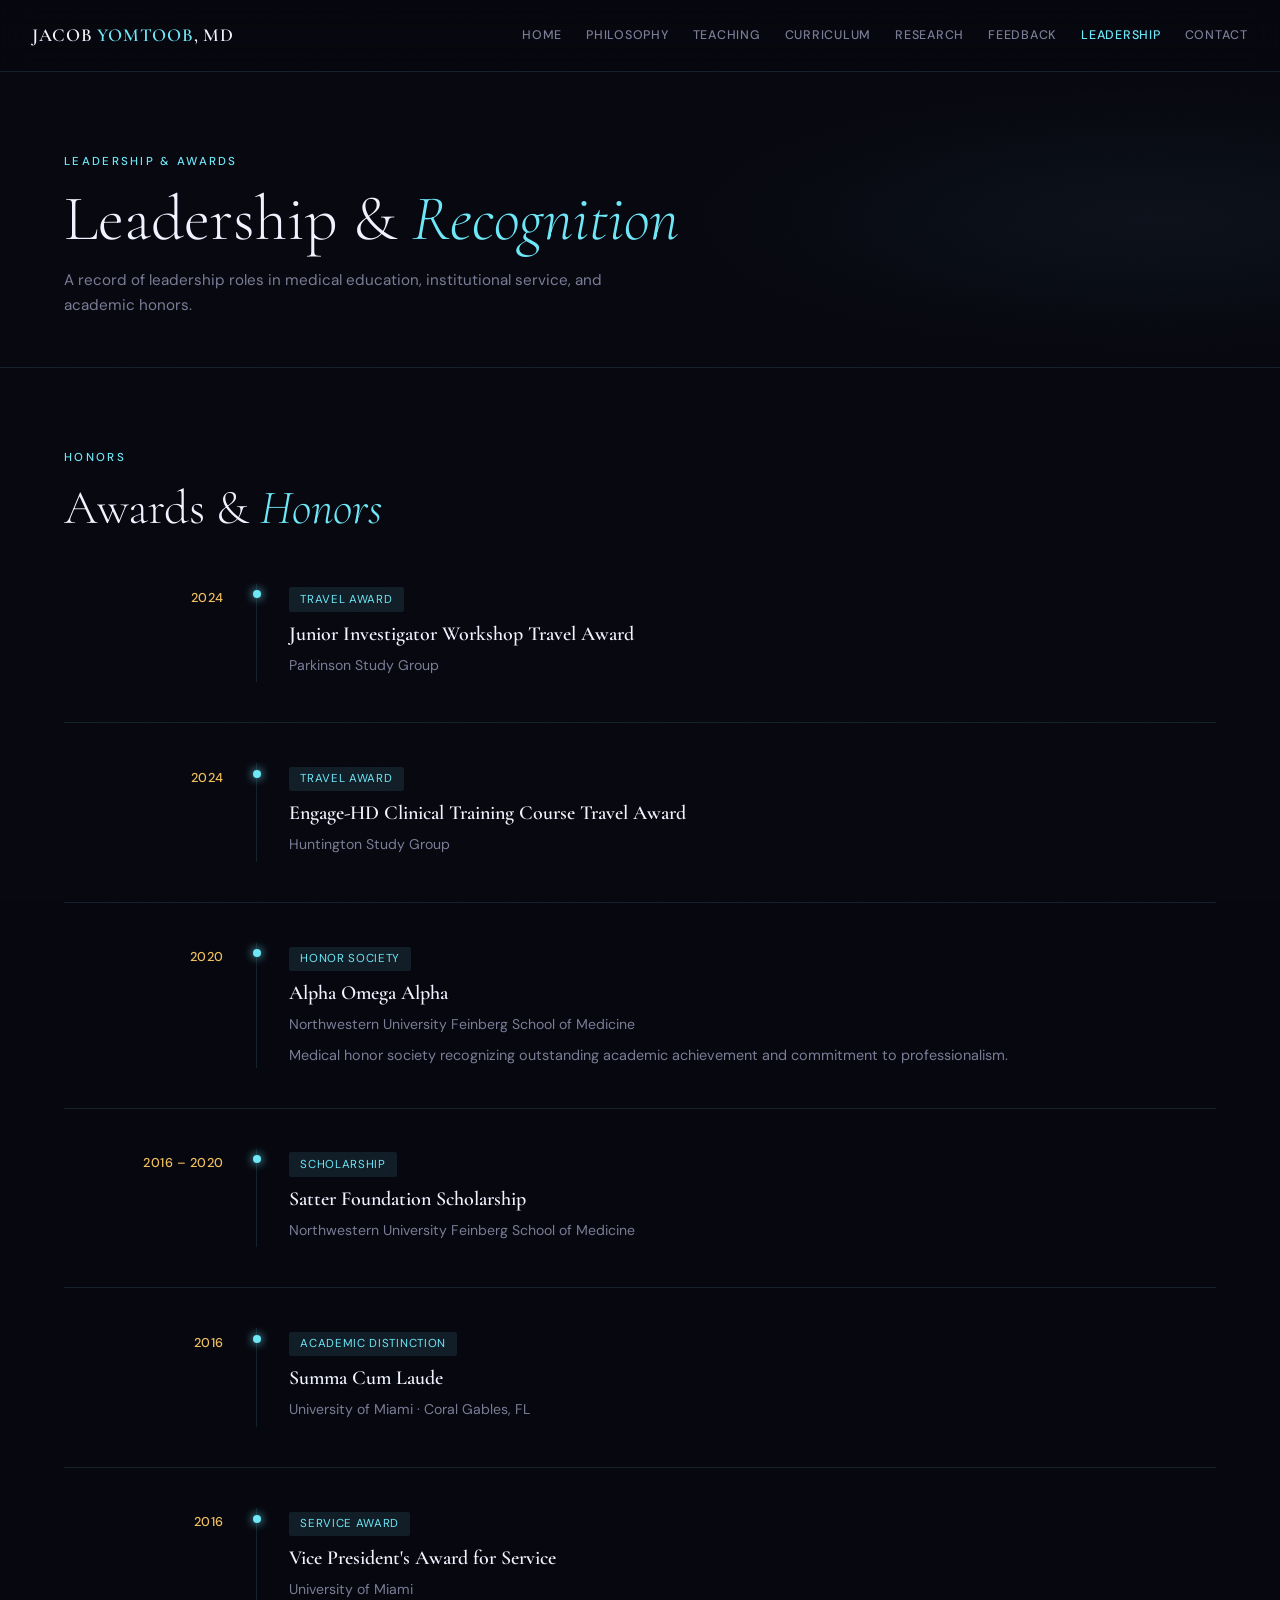
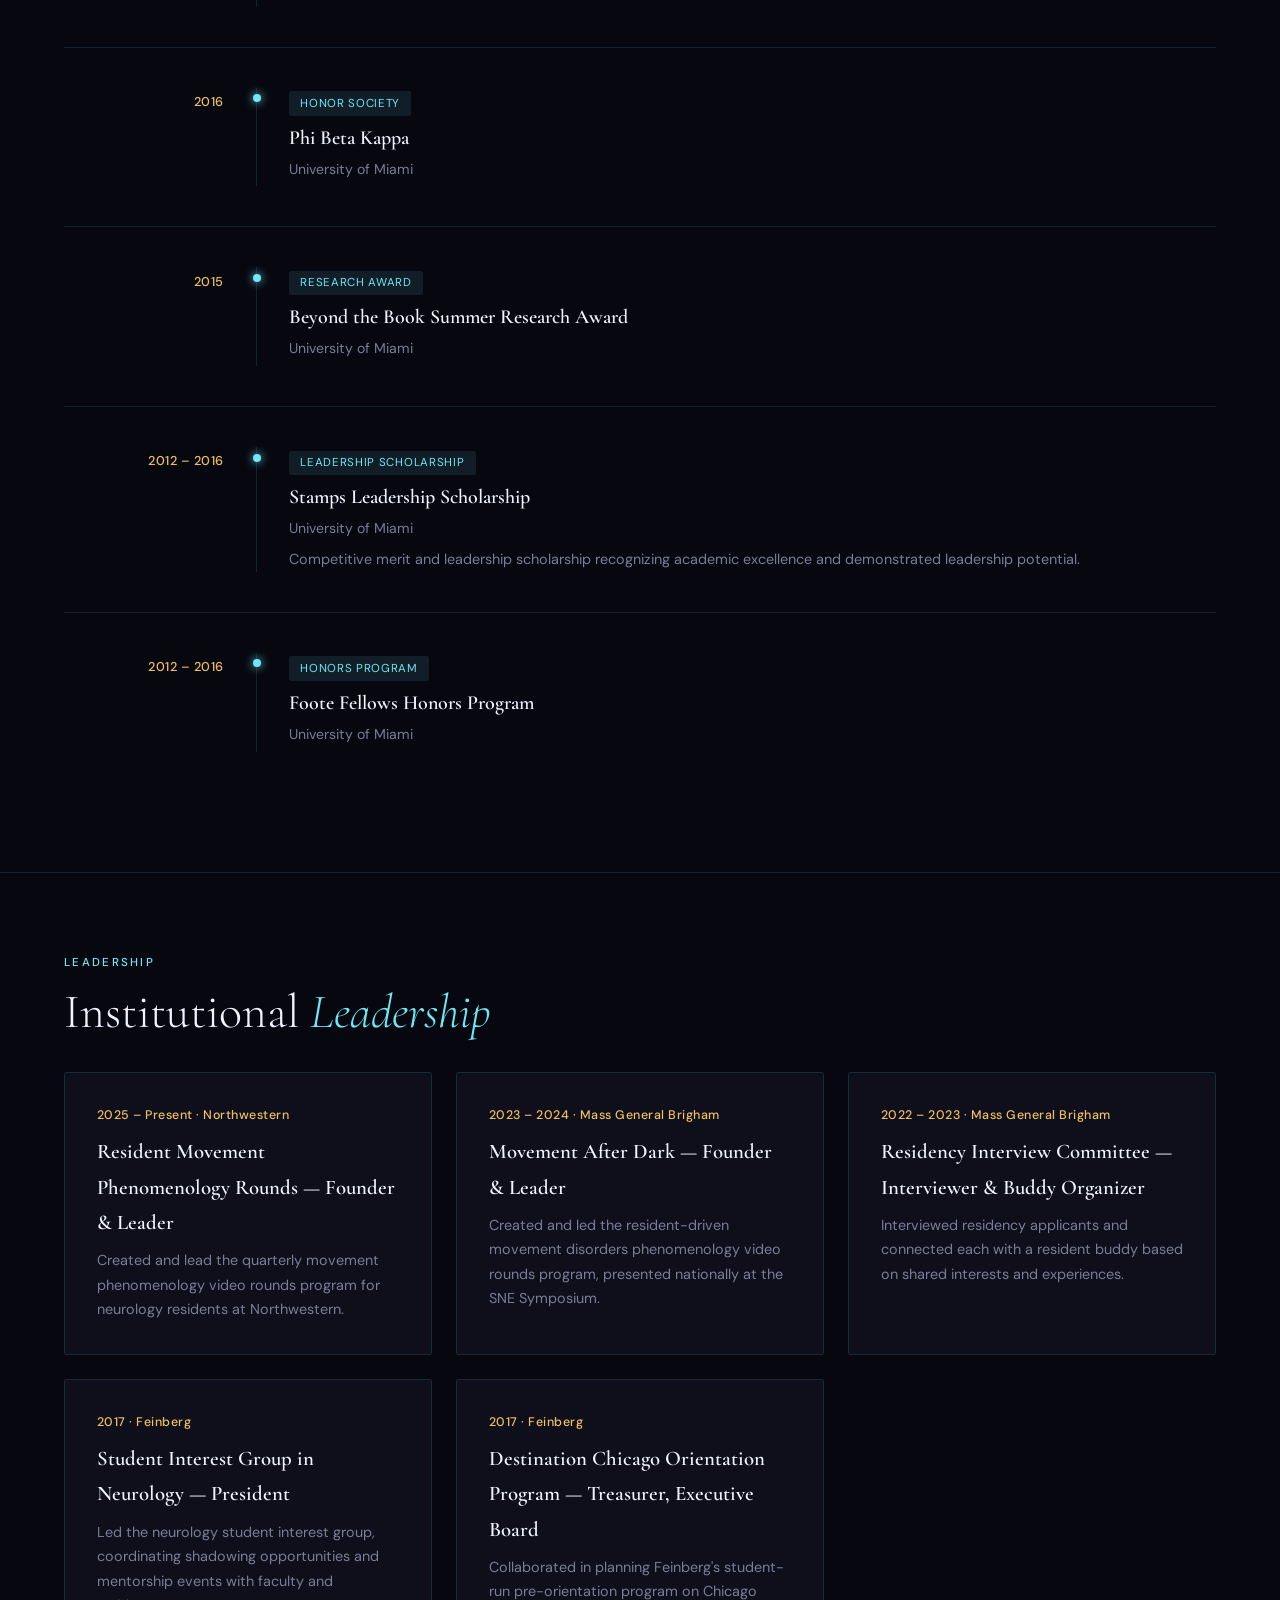
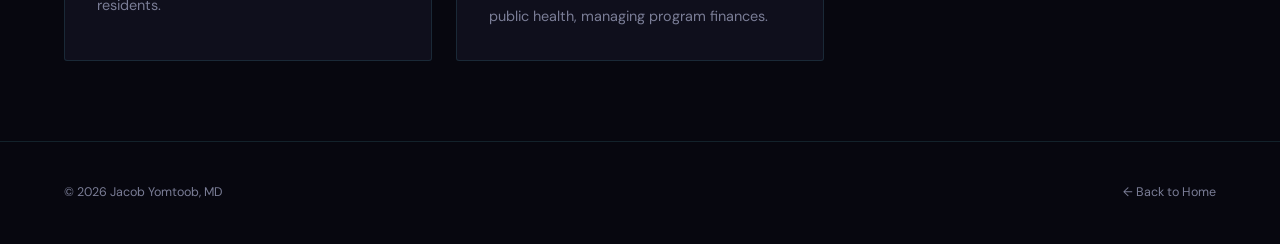
<file: leadership.html>
<!DOCTYPE html>
<html lang="en">
<head>
  <meta charset="UTF-8" />
  <meta name="viewport" content="width=device-width, initial-scale=1.0" />
  <title>Leadership &amp; Awards — Jacob Yomtoob, MD</title>
  <link rel="stylesheet" href="style.css" />
</head>
<body>
<div class="page">

  <nav>
    <a href="index.html" class="nav-brand">Jacob <span>Yomtoob</span>, MD</a>
    <div class="nav-links">
      <a href="index.html">Home</a>
      <a href="philosophy.html">Philosophy</a>
      <a href="teaching.html">Teaching</a>
      <a href="curriculum.html">Curriculum</a>
      <a href="research.html">Research</a>
      <a href="feedback.html">Feedback</a>
      <a href="leadership.html" class="active">Leadership</a>
      <a href="contact.html">Contact</a>
    </div>
  </nav>

  <div class="page-header">
    <div class="section-label">Leadership &amp; Awards</div>
    <h1>Leadership &amp; <em>Recognition</em></h1>
    <p>A record of leadership roles in medical education, institutional service, and academic honors.</p>
  </div>

  <!-- Honors & Awards -->
  <section>
    <div class="section-label">Honors</div>
    <h2 class="section-title">Awards &amp; <em>Honors</em></h2>

    <div class="timeline">

      <div class="timeline-item">
        <div class="timeline-date">2024</div>
        <div class="timeline-line"></div>
        <div class="timeline-content">
          <span class="tag">Travel Award</span>
          <h3>Junior Investigator Workshop Travel Award</h3>
          <div class="inst">Parkinson Study Group</div>
        </div>
      </div>

      <div class="timeline-item">
        <div class="timeline-date">2024</div>
        <div class="timeline-line"></div>
        <div class="timeline-content">
          <span class="tag">Travel Award</span>
          <h3>Engage-HD Clinical Training Course Travel Award</h3>
          <div class="inst">Huntington Study Group</div>
        </div>
      </div>

      <div class="timeline-item">
        <div class="timeline-date">2020</div>
        <div class="timeline-line"></div>
        <div class="timeline-content">
          <span class="tag">Honor Society</span>
          <h3>Alpha Omega Alpha</h3>
          <div class="inst">Northwestern University Feinberg School of Medicine</div>
          <p>Medical honor society recognizing outstanding academic achievement and commitment to professionalism.</p>
        </div>
      </div>

      <div class="timeline-item">
        <div class="timeline-date">2016 – 2020</div>
        <div class="timeline-line"></div>
        <div class="timeline-content">
          <span class="tag">Scholarship</span>
          <h3>Satter Foundation Scholarship</h3>
          <div class="inst">Northwestern University Feinberg School of Medicine</div>
        </div>
      </div>

      <div class="timeline-item">
        <div class="timeline-date">2016</div>
        <div class="timeline-line"></div>
        <div class="timeline-content">
          <span class="tag">Academic Distinction</span>
          <h3>Summa Cum Laude</h3>
          <div class="inst">University of Miami · Coral Gables, FL</div>
        </div>
      </div>

      <div class="timeline-item">
        <div class="timeline-date">2016</div>
        <div class="timeline-line"></div>
        <div class="timeline-content">
          <span class="tag">Service Award</span>
          <h3>Vice President's Award for Service</h3>
          <div class="inst">University of Miami</div>
        </div>
      </div>

      <div class="timeline-item">
        <div class="timeline-date">2016</div>
        <div class="timeline-line"></div>
        <div class="timeline-content">
          <span class="tag">Honor Society</span>
          <h3>Phi Beta Kappa</h3>
          <div class="inst">University of Miami</div>
        </div>
      </div>

      <div class="timeline-item">
        <div class="timeline-date">2015</div>
        <div class="timeline-line"></div>
        <div class="timeline-content">
          <span class="tag">Research Award</span>
          <h3>Beyond the Book Summer Research Award</h3>
          <div class="inst">University of Miami</div>
        </div>
      </div>

      <div class="timeline-item">
        <div class="timeline-date">2012 – 2016</div>
        <div class="timeline-line"></div>
        <div class="timeline-content">
          <span class="tag">Leadership Scholarship</span>
          <h3>Stamps Leadership Scholarship</h3>
          <div class="inst">University of Miami</div>
          <p>Competitive merit and leadership scholarship recognizing academic excellence and demonstrated leadership potential.</p>
        </div>
      </div>

      <div class="timeline-item">
        <div class="timeline-date">2012 – 2016</div>
        <div class="timeline-line"></div>
        <div class="timeline-content">
          <span class="tag">Honors Program</span>
          <h3>Foote Fellows Honors Program</h3>
          <div class="inst">University of Miami</div>
        </div>
      </div>

    </div>
  </section>

  <!-- Leadership Roles -->
  <section>
    <div class="section-label">Leadership</div>
    <h2 class="section-title">Institutional <em>Leadership</em></h2>

    <div class="card-grid">

      <div class="card">
        <div class="meta">2025 – Present · Northwestern</div>
        <h3>Resident Movement Phenomenology Rounds — Founder &amp; Leader</h3>
        <p>Created and lead the quarterly movement phenomenology video rounds program for neurology residents at Northwestern.</p>
      </div>

      <div class="card">
        <div class="meta">2023 – 2024 · Mass General Brigham</div>
        <h3>Movement After Dark — Founder &amp; Leader</h3>
        <p>Created and led the resident-driven movement disorders phenomenology video rounds program, presented nationally at the SNE Symposium.</p>
      </div>

      <div class="card">
        <div class="meta">2022 – 2023 · Mass General Brigham</div>
        <h3>Residency Interview Committee — Interviewer &amp; Buddy Organizer</h3>
        <p>Interviewed residency applicants and connected each with a resident buddy based on shared interests and experiences.</p>
      </div>

      <div class="card">
        <div class="meta">2017 · Feinberg</div>
        <h3>Student Interest Group in Neurology — President</h3>
        <p>Led the neurology student interest group, coordinating shadowing opportunities and mentorship events with faculty and residents.</p>
      </div>

      <div class="card">
        <div class="meta">2017 · Feinberg</div>
        <h3>Destination Chicago Orientation Program — Treasurer, Executive Board</h3>
        <p>Collaborated in planning Feinberg's student-run pre-orientation program on Chicago public health, managing program finances.</p>
      </div>

    </div>
  </section>

  <footer>
    <span>© 2026 Jacob Yomtoob, MD</span>
    <span><a href="index.html">← Back to Home</a></span>
  </footer>

</div>
</body>
</html>
</file>
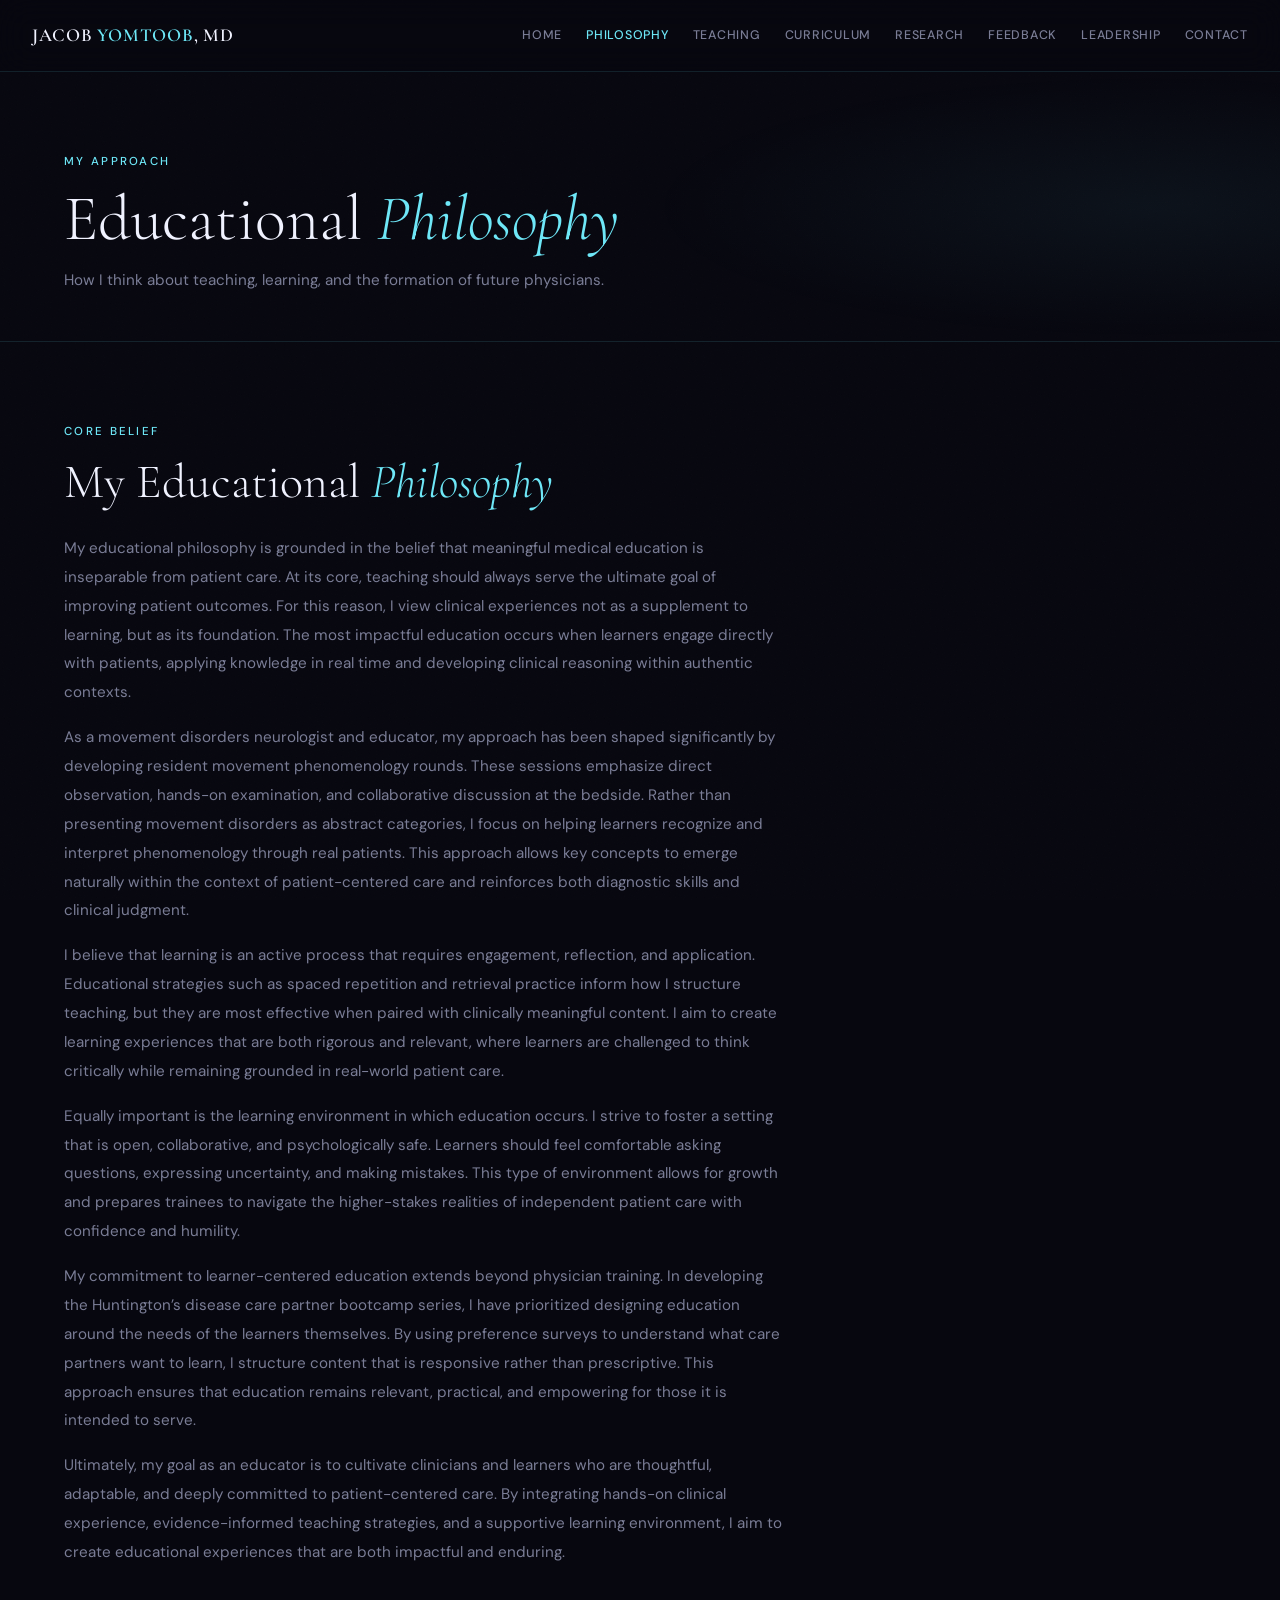
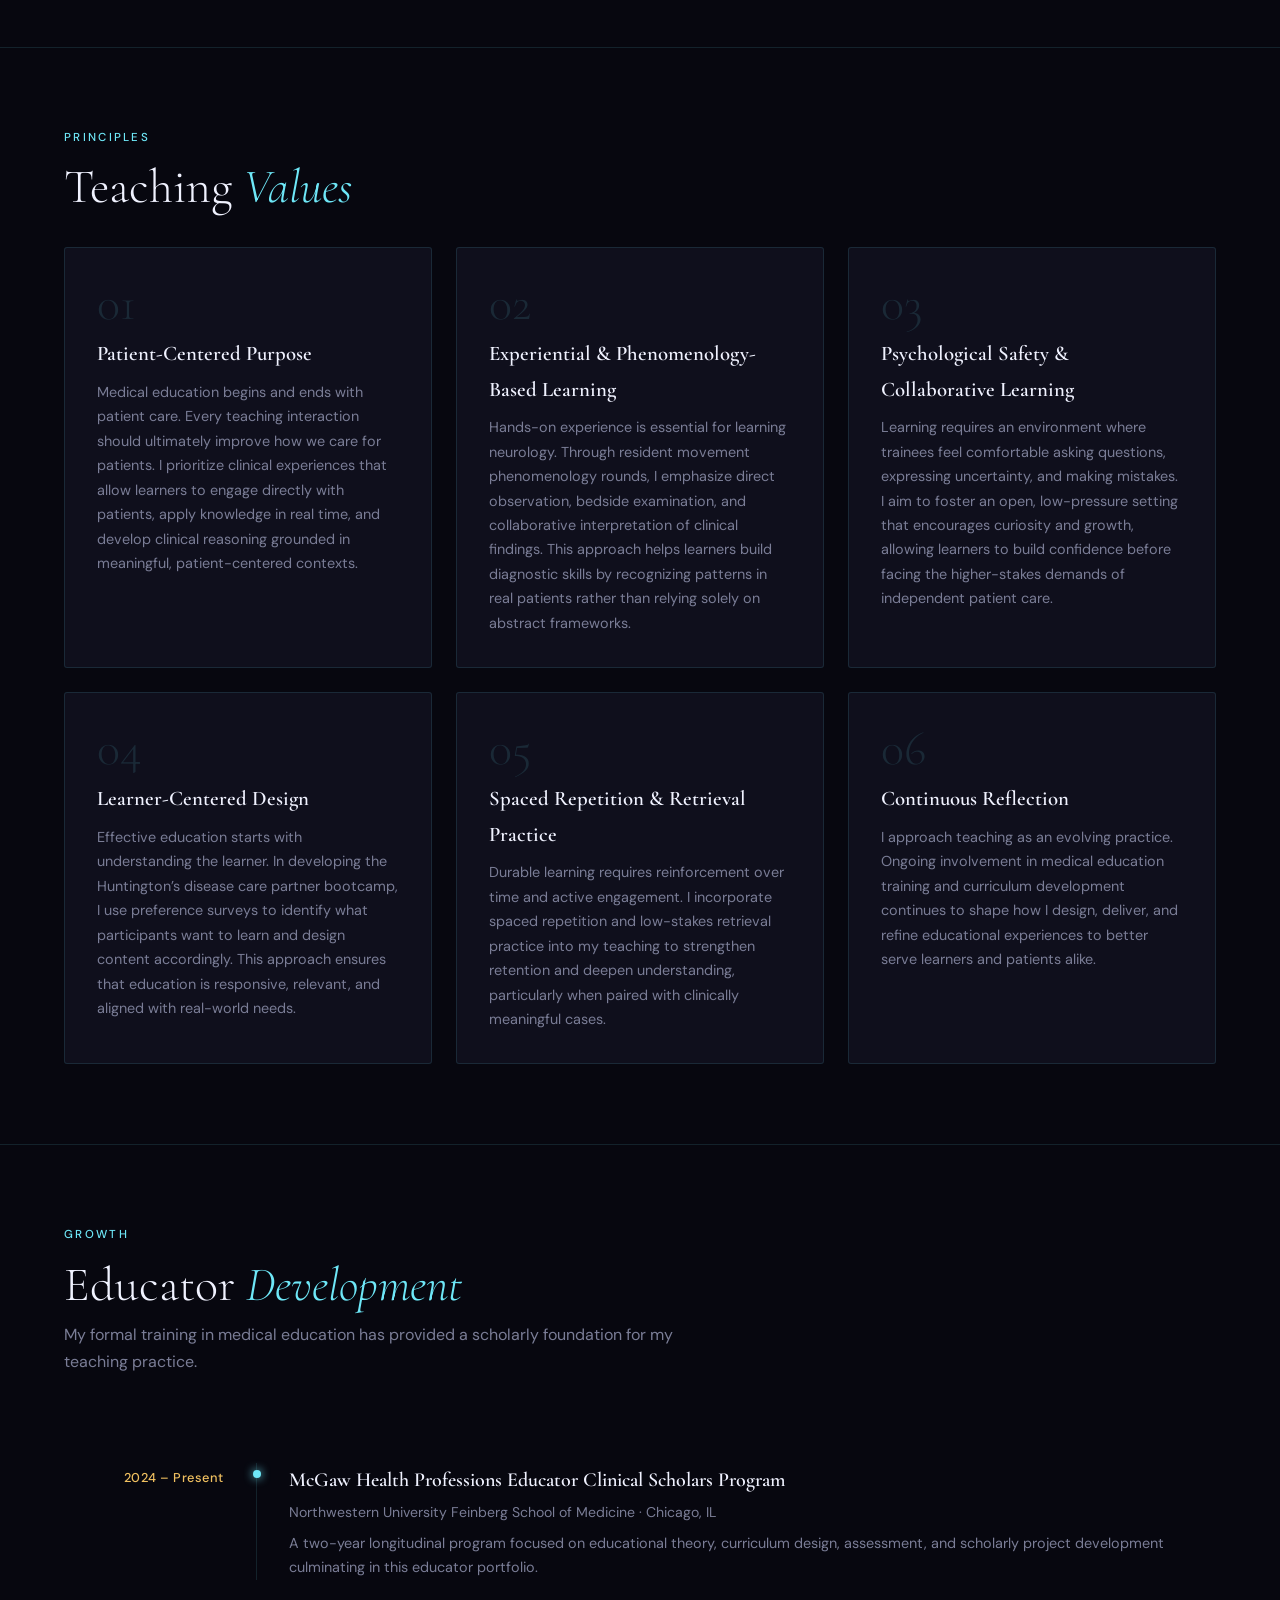
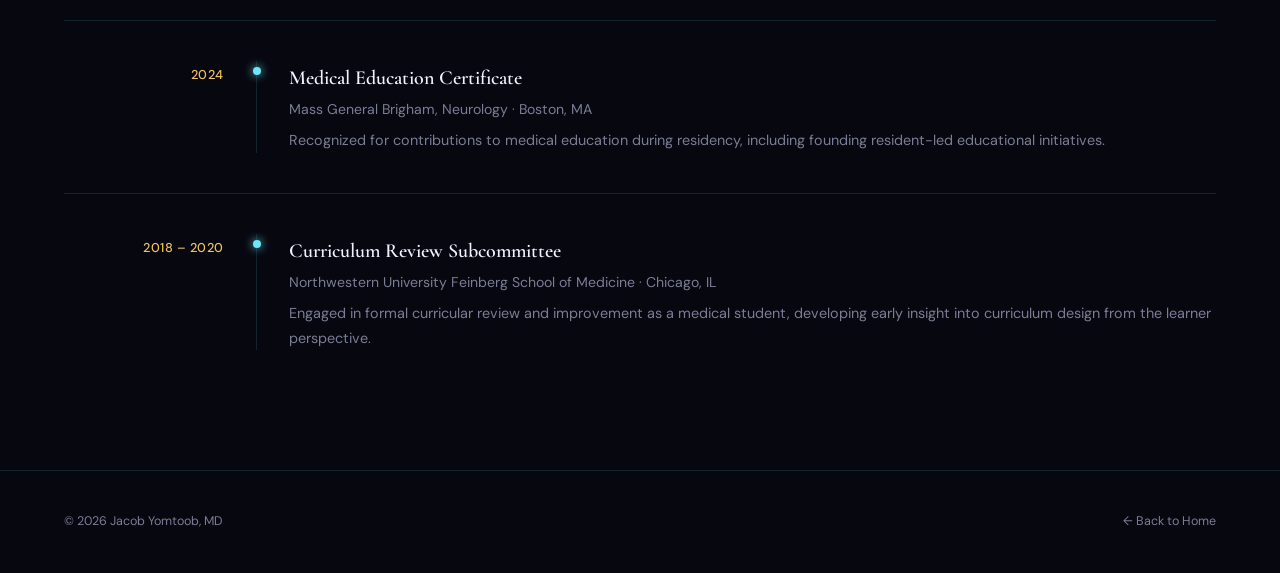
<file: philosophy.html>
<!DOCTYPE html>
<html lang="en">
<head>
  <meta charset="UTF-8" />
  <meta name="viewport" content="width=device-width, initial-scale=1.0" />
  <title>Educational Philosophy — Jacob Yomtoob, MD</title>
  <link rel="stylesheet" href="style.css" />
</head>
<body>
<div class="page">

  <nav>
    <a href="index.html" class="nav-brand">Jacob <span>Yomtoob</span>, MD</a>
    <div class="nav-links">
      <a href="index.html">Home</a>
      <a href="philosophy.html" class="active">Philosophy</a>
      <a href="teaching.html">Teaching</a>
      <a href="curriculum.html">Curriculum</a>
      <a href="research.html">Research</a>
      <a href="feedback.html">Feedback</a>
      <a href="leadership.html">Leadership</a>
      <a href="contact.html">Contact</a>
    </div>
  </nav>

  <div class="page-header">
    <div class="section-label">My Approach</div>
    <h1>Educational <em>Philosophy</em></h1>
    <p>How I think about teaching, learning, and the formation of future physicians.</p>
  </div>

  <section>
  <div class="section-label">Core Belief</div>
  <h2 class="section-title">My Educational <em>Philosophy</em></h2>

  <p style="color:var(--muted); max-width:720px; margin-top:1.5rem; font-size:0.95rem; line-height:1.9;">
    My educational philosophy is grounded in the belief that meaningful medical education is inseparable from patient care. At its core, teaching should always serve the ultimate goal of improving patient outcomes. For this reason, I view clinical experiences not as a supplement to learning, but as its foundation. The most impactful education occurs when learners engage directly with patients, applying knowledge in real time and developing clinical reasoning within authentic contexts.
  </p>

  <p style="color:var(--muted); max-width:720px; margin-top:1rem; font-size:0.95rem; line-height:1.9;">
    As a movement disorders neurologist and educator, my approach has been shaped significantly by developing resident movement phenomenology rounds. These sessions emphasize direct observation, hands-on examination, and collaborative discussion at the bedside. Rather than presenting movement disorders as abstract categories, I focus on helping learners recognize and interpret phenomenology through real patients. This approach allows key concepts to emerge naturally within the context of patient-centered care and reinforces both diagnostic skills and clinical judgment.
  </p>

  <p style="color:var(--muted); max-width:720px; margin-top:1rem; font-size:0.95rem; line-height:1.9;">
    I believe that learning is an active process that requires engagement, reflection, and application. Educational strategies such as spaced repetition and retrieval practice inform how I structure teaching, but they are most effective when paired with clinically meaningful content. I aim to create learning experiences that are both rigorous and relevant, where learners are challenged to think critically while remaining grounded in real-world patient care.
  </p>

  <p style="color:var(--muted); max-width:720px; margin-top:1rem; font-size:0.95rem; line-height:1.9;">
    Equally important is the learning environment in which education occurs. I strive to foster a setting that is open, collaborative, and psychologically safe. Learners should feel comfortable asking questions, expressing uncertainty, and making mistakes. This type of environment allows for growth and prepares trainees to navigate the higher-stakes realities of independent patient care with confidence and humility.
  </p>

  <p style="color:var(--muted); max-width:720px; margin-top:1rem; font-size:0.95rem; line-height:1.9;">
    My commitment to learner-centered education extends beyond physician training. In developing the Huntington’s disease care partner bootcamp series, I have prioritized designing education around the needs of the learners themselves. By using preference surveys to understand what care partners want to learn, I structure content that is responsive rather than prescriptive. This approach ensures that education remains relevant, practical, and empowering for those it is intended to serve.
  </p>

  <p style="color:var(--muted); max-width:720px; margin-top:1rem; font-size:0.95rem; line-height:1.9;">
    Ultimately, my goal as an educator is to cultivate clinicians and learners who are thoughtful, adaptable, and deeply committed to patient-centered care. By integrating hands-on clinical experience, evidence-informed teaching strategies, and a supportive learning environment, I aim to create educational experiences that are both impactful and enduring.
  </p>
</section>

  <section>
  <div class="section-label">Principles</div>
  <h2 class="section-title">Teaching <em>Values</em></h2>
  <div class="card-grid">

    <div class="card">
      <div class="card-num">01</div>
      <h3>Patient-Centered Purpose</h3>
      <p>Medical education begins and ends with patient care. Every teaching interaction should ultimately improve how we care for patients. I prioritize clinical experiences that allow learners to engage directly with patients, apply knowledge in real time, and develop clinical reasoning grounded in meaningful, patient-centered contexts.</p>
    </div>

    <div class="card">
      <div class="card-num">02</div>
      <h3>Experiential &amp; Phenomenology-Based Learning</h3>
      <p>Hands-on experience is essential for learning neurology. Through resident movement phenomenology rounds, I emphasize direct observation, bedside examination, and collaborative interpretation of clinical findings. This approach helps learners build diagnostic skills by recognizing patterns in real patients rather than relying solely on abstract frameworks.</p>
    </div>

    <div class="card">
      <div class="card-num">03</div>
      <h3>Psychological Safety &amp; Collaborative Learning</h3>
      <p>Learning requires an environment where trainees feel comfortable asking questions, expressing uncertainty, and making mistakes. I aim to foster an open, low-pressure setting that encourages curiosity and growth, allowing learners to build confidence before facing the higher-stakes demands of independent patient care.</p>
    </div>

    <div class="card">
      <div class="card-num">04</div>
      <h3>Learner-Centered Design</h3>
      <p>Effective education starts with understanding the learner. In developing the Huntington’s disease care partner bootcamp, I use preference surveys to identify what participants want to learn and design content accordingly. This approach ensures that education is responsive, relevant, and aligned with real-world needs.</p>
    </div>

    <div class="card">
      <div class="card-num">05</div>
      <h3>Spaced Repetition &amp; Retrieval Practice</h3>
      <p>Durable learning requires reinforcement over time and active engagement. I incorporate spaced repetition and low-stakes retrieval practice into my teaching to strengthen retention and deepen understanding, particularly when paired with clinically meaningful cases.</p>
    </div>

    <div class="card">
      <div class="card-num">06</div>
      <h3>Continuous Reflection</h3>
      <p>I approach teaching as an evolving practice. Ongoing involvement in medical education training and curriculum development continues to shape how I design, deliver, and refine educational experiences to better serve learners and patients alike.</p>
    </div>

  </div>
</section>

  <section>
    <div class="section-label">Growth</div>
    <h2 class="section-title">Educator <em>Development</em></h2>
    <p class="section-intro">My formal training in medical education has provided a scholarly foundation for my teaching practice.</p>

    <div class="timeline">
      <div class="timeline-item">
        <div class="timeline-date">2024 – Present</div>
        <div class="timeline-line"></div>
        <div class="timeline-content">
          <h3>McGaw Health Professions Educator Clinical Scholars Program</h3>
          <div class="inst">Northwestern University Feinberg School of Medicine · Chicago, IL</div>
          <p>A two-year longitudinal program focused on educational theory, curriculum design, assessment, and scholarly project development culminating in this educator portfolio.</p>
        </div>
      </div>
      <div class="timeline-item">
        <div class="timeline-date">2024</div>
        <div class="timeline-line"></div>
        <div class="timeline-content">
          <h3>Medical Education Certificate</h3>
          <div class="inst">Mass General Brigham, Neurology · Boston, MA</div>
          <p>Recognized for contributions to medical education during residency, including founding resident-led educational initiatives.</p>
        </div>
      </div>
      <div class="timeline-item">
        <div class="timeline-date">2018 – 2020</div>
        <div class="timeline-line"></div>
        <div class="timeline-content">
          <h3>Curriculum Review Subcommittee</h3>
          <div class="inst">Northwestern University Feinberg School of Medicine · Chicago, IL</div>
          <p>Engaged in formal curricular review and improvement as a medical student, developing early insight into curriculum design from the learner perspective.</p>
        </div>
      </div>
    </div>
  </section>

  <footer>
    <span>© 2026 Jacob Yomtoob, MD</span>
    <span><a href="index.html">← Back to Home</a></span>
  </footer>

</div>
</body>
</html>
</file>
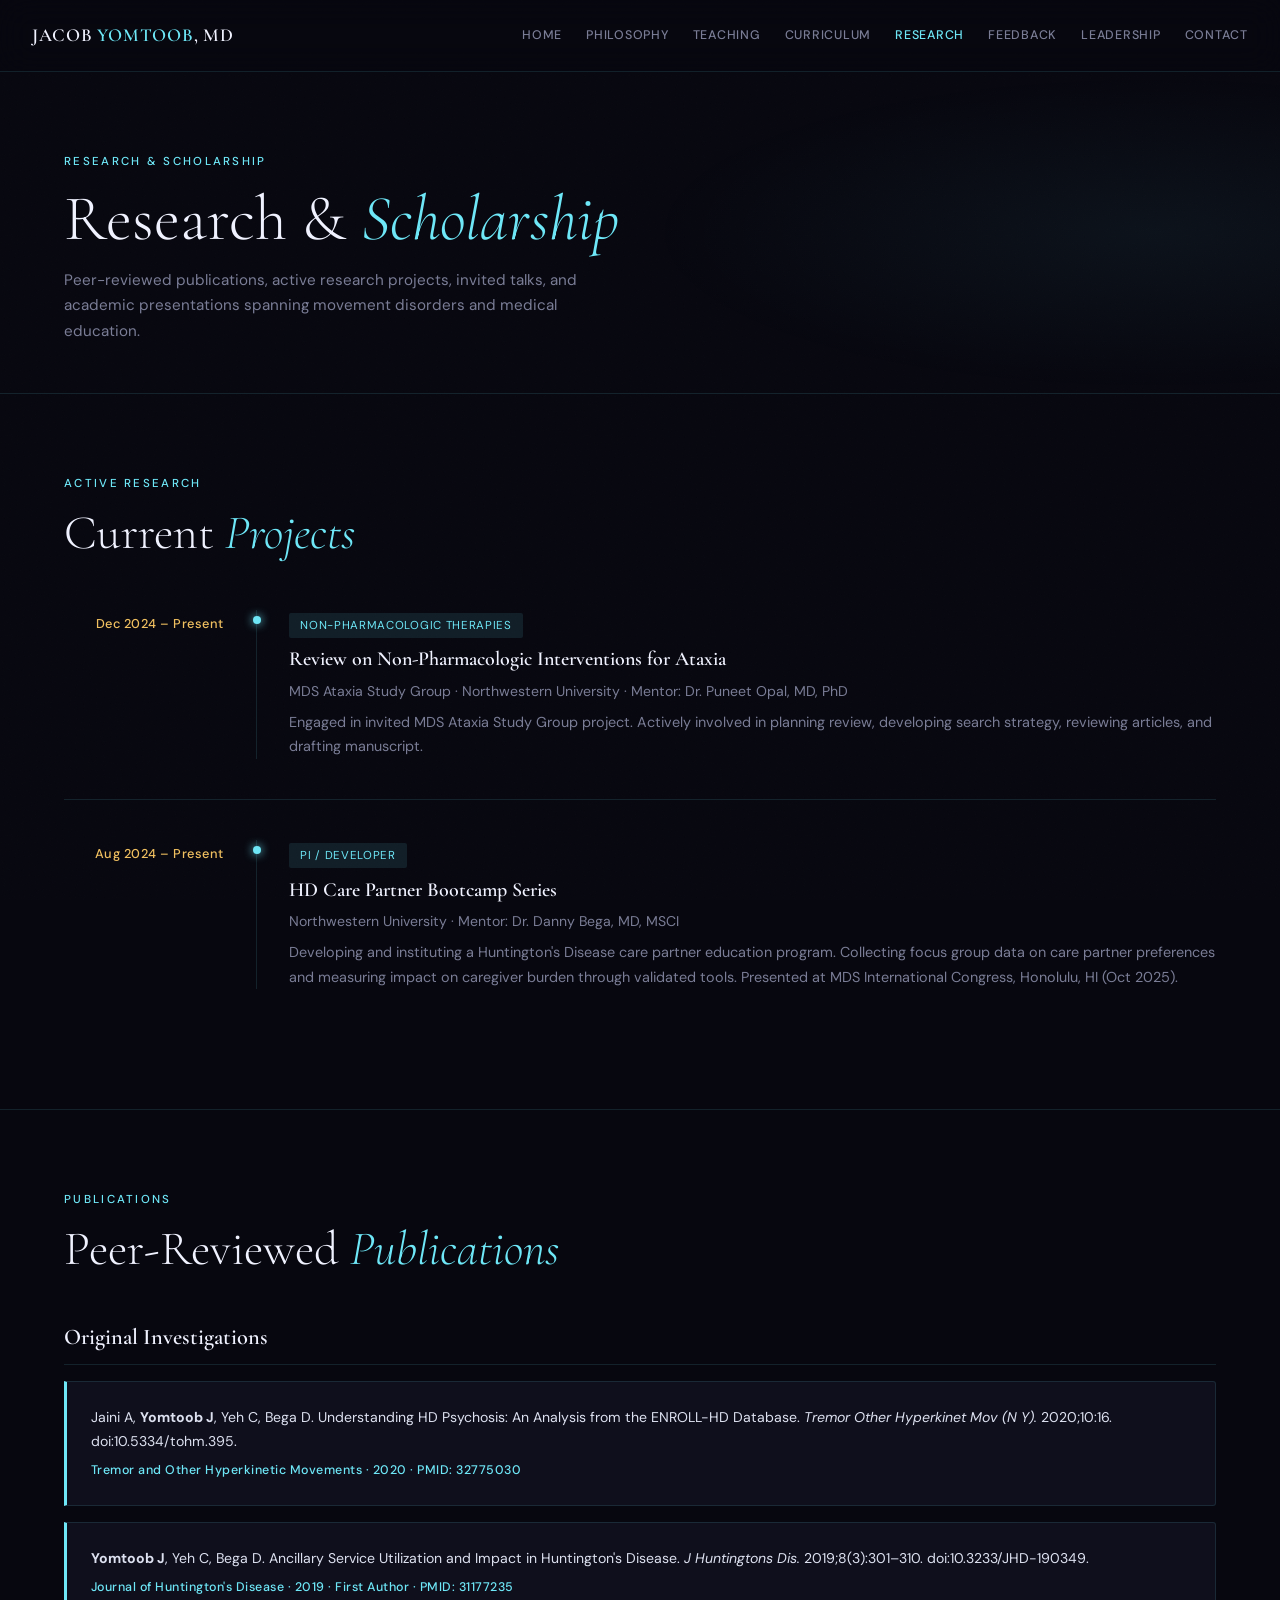
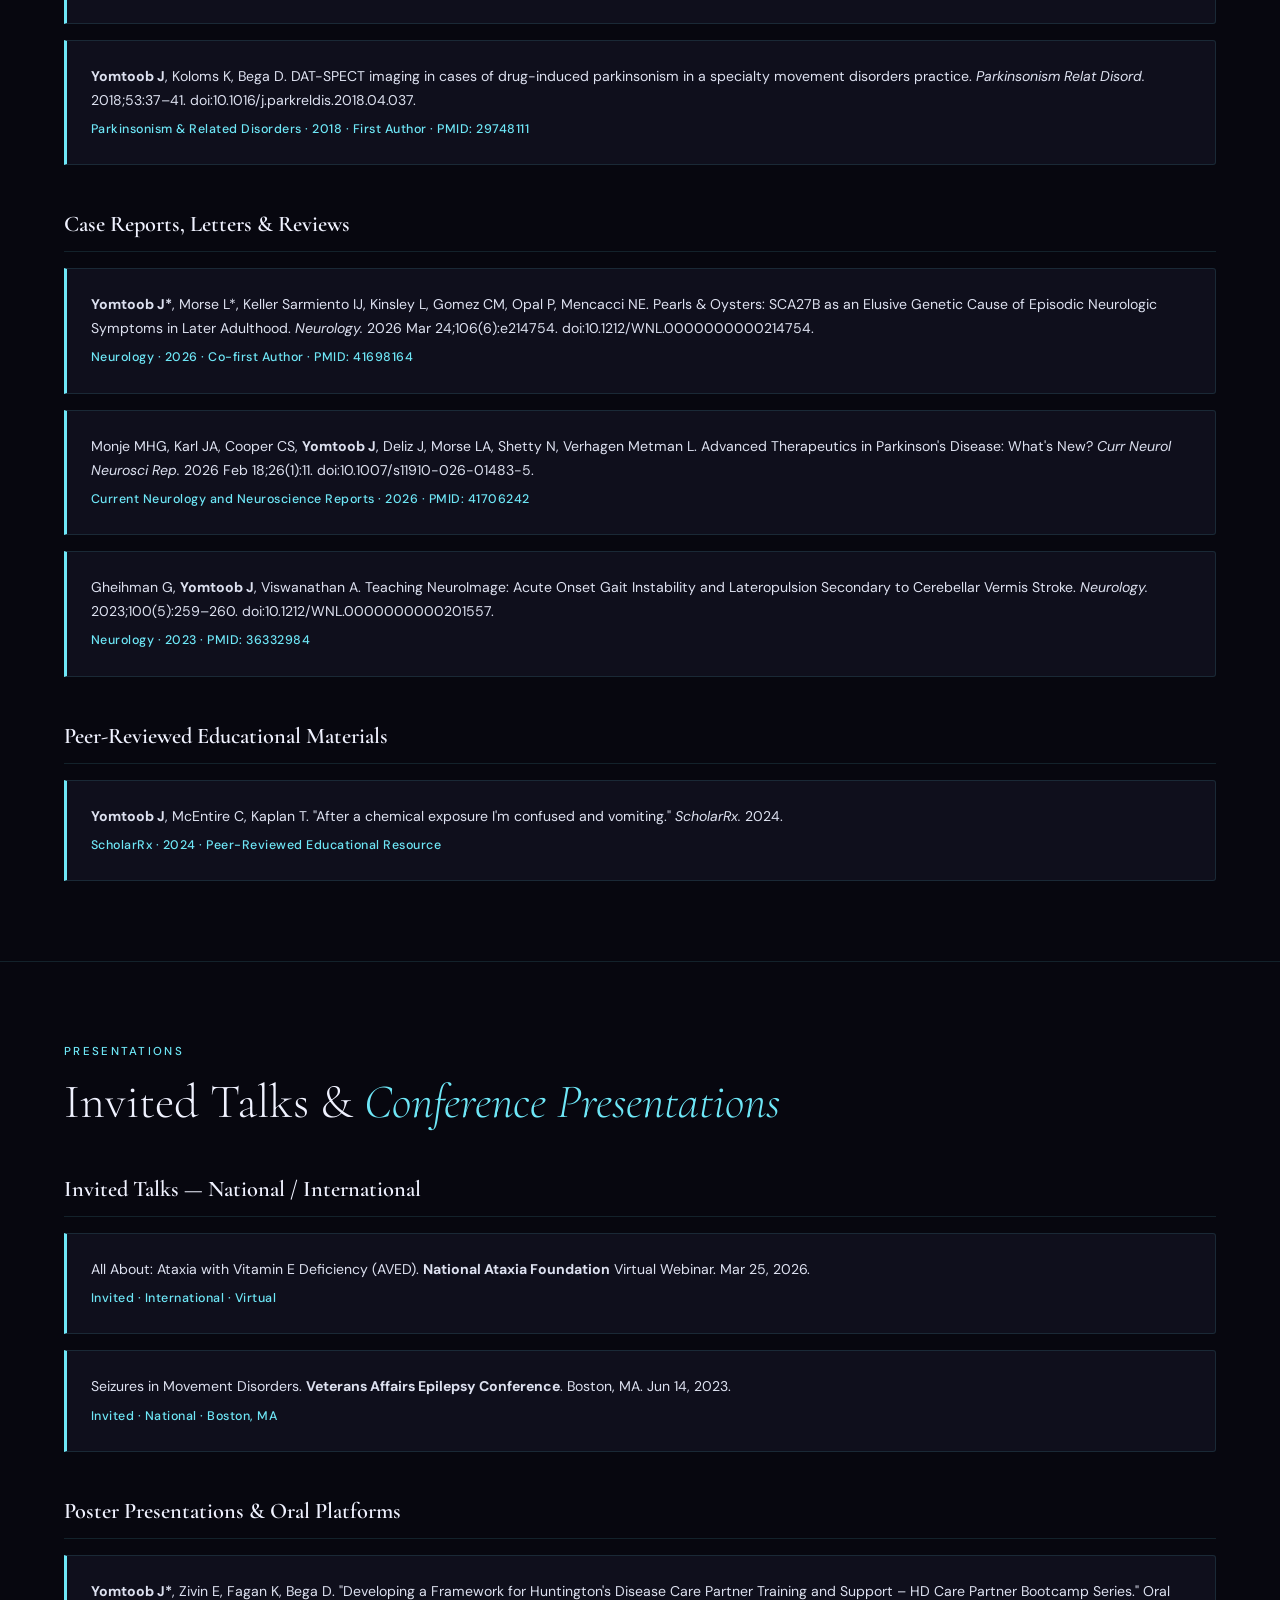
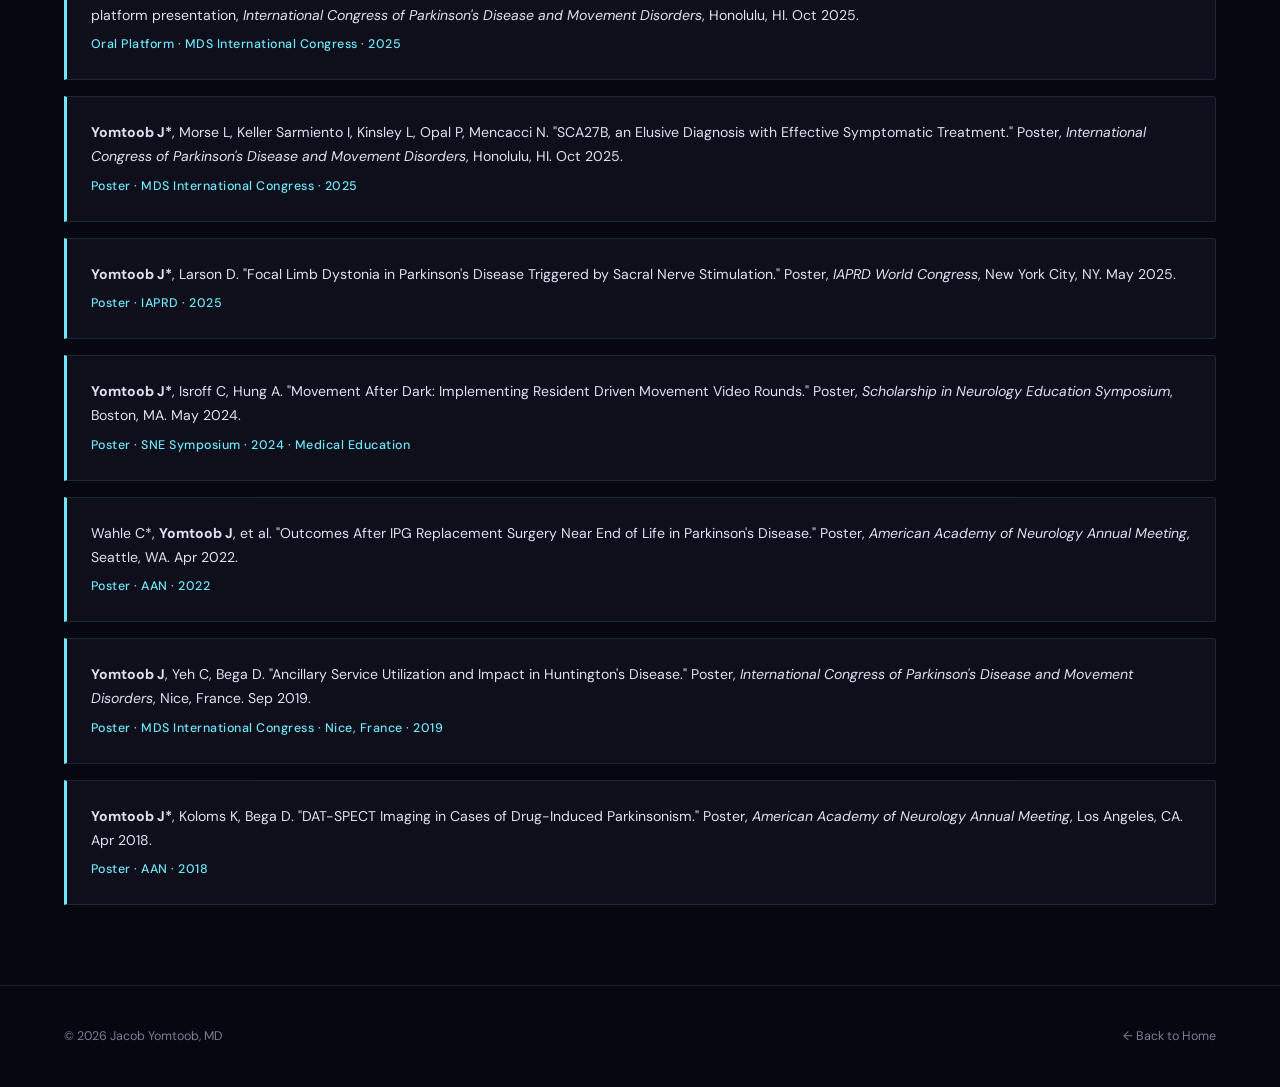
<file: research.html>
<!DOCTYPE html>
<html lang="en">
<head>
  <meta charset="UTF-8" />
  <meta name="viewport" content="width=device-width, initial-scale=1.0" />
  <title>Research &amp; Scholarship — Jacob Yomtoob, MD</title>
  <link rel="stylesheet" href="style.css" />
</head>
<body>
<div class="page">

  <nav>
    <a href="index.html" class="nav-brand">Jacob <span>Yomtoob</span>, MD</a>
    <div class="nav-links">
      <a href="index.html">Home</a>
      <a href="philosophy.html">Philosophy</a>
      <a href="teaching.html">Teaching</a>
      <a href="curriculum.html">Curriculum</a>
      <a href="research.html" class="active">Research</a>
      <a href="feedback.html">Feedback</a>
      <a href="leadership.html">Leadership</a>
      <a href="contact.html">Contact</a>
    </div>
  </nav>

  <div class="page-header">
    <div class="section-label">Research &amp; Scholarship</div>
    <h1>Research &amp; <em>Scholarship</em></h1>
    <p>Peer-reviewed publications, active research projects, invited talks, and academic presentations spanning movement disorders and medical education.</p>
  </div>

  <!-- Active Projects -->
  <section>
    <div class="section-label">Active Research</div>
    <h2 class="section-title">Current <em>Projects</em></h2>

    <div class="timeline">

      <div class="timeline-item">
        <div class="timeline-date">Dec 2024 – Present</div>
        <div class="timeline-line"></div>
        <div class="timeline-content">
          <span class="tag">Non-pharmacologic therapies</span>
          <h3>Review on Non-Pharmacologic Interventions for Ataxia</h3>
          <div class="inst">MDS Ataxia Study Group · Northwestern University · Mentor: Dr. Puneet Opal, MD, PhD</div>
          <p>Engaged in invited MDS Ataxia Study Group project. Actively involved in planning review, developing search strategy, reviewing articles, and drafting manuscript.</p>
        </div>
      </div>

      <div class="timeline-item">
        <div class="timeline-date">Aug 2024 – Present</div>
        <div class="timeline-line"></div>
        <div class="timeline-content">
          <span class="tag">PI / Developer</span>
          <h3>HD Care Partner Bootcamp Series</h3>
          <div class="inst">Northwestern University · Mentor: Dr. Danny Bega, MD, MSCI</div>
          <p>Developing and instituting a Huntington's Disease care partner education program. Collecting focus group data on care partner preferences and measuring impact on caregiver burden through validated tools. Presented at MDS International Congress, Honolulu, HI (Oct 2025).</p>
        </div>
      </div>

    </div>
  </section>

  <!-- Publications -->
  <section>
    <div class="section-label">Publications</div>
    <h2 class="section-title">Peer-Reviewed <em>Publications</em></h2>

    <div class="pub-section-title">Original Investigations</div>
    <div class="pub-list">

      <div class="pub-item">
        <p>Jaini A, <strong>Yomtoob J</strong>, Yeh C, Bega D. Understanding HD Psychosis: An Analysis from the ENROLL-HD Database. <em>Tremor Other Hyperkinet Mov (N Y).</em> 2020;10:16. doi:10.5334/tohm.395.</p>
        <div class="pub-journal">Tremor and Other Hyperkinetic Movements · 2020 · PMID: 32775030</div>
      </div>

      <div class="pub-item">
        <p><strong>Yomtoob J</strong>, Yeh C, Bega D. Ancillary Service Utilization and Impact in Huntington's Disease. <em>J Huntingtons Dis.</em> 2019;8(3):301–310. doi:10.3233/JHD-190349.</p>
        <div class="pub-journal">Journal of Huntington's Disease · 2019 · First Author · PMID: 31177235</div>
      </div>

      <div class="pub-item">
        <p><strong>Yomtoob J</strong>, Koloms K, Bega D. DAT-SPECT imaging in cases of drug-induced parkinsonism in a specialty movement disorders practice. <em>Parkinsonism Relat Disord.</em> 2018;53:37–41. doi:10.1016/j.parkreldis.2018.04.037.</p>
        <div class="pub-journal">Parkinsonism &amp; Related Disorders · 2018 · First Author · PMID: 29748111</div>
      </div>

    </div>

    <div class="pub-section-title">Case Reports, Letters &amp; Reviews</div>
    <div class="pub-list">

      <div class="pub-item">
        <p><strong>Yomtoob J*</strong>, Morse L*, Keller Sarmiento IJ, Kinsley L, Gomez CM, Opal P, Mencacci NE. Pearls &amp; Oysters: SCA27B as an Elusive Genetic Cause of Episodic Neurologic Symptoms in Later Adulthood. <em>Neurology.</em> 2026 Mar 24;106(6):e214754. doi:10.1212/WNL.0000000000214754.</p>
        <div class="pub-journal">Neurology · 2026 · Co-first Author · PMID: 41698164</div>
      </div>

      <div class="pub-item">
        <p>Monje MHG, Karl JA, Cooper CS, <strong>Yomtoob J</strong>, Deliz J, Morse LA, Shetty N, Verhagen Metman L. Advanced Therapeutics in Parkinson's Disease: What's New? <em>Curr Neurol Neurosci Rep.</em> 2026 Feb 18;26(1):11. doi:10.1007/s11910-026-01483-5.</p>
        <div class="pub-journal">Current Neurology and Neuroscience Reports · 2026 · PMID: 41706242</div>
      </div>

      <div class="pub-item">
        <p>Gheihman G, <strong>Yomtoob J</strong>, Viswanathan A. Teaching NeuroImage: Acute Onset Gait Instability and Lateropulsion Secondary to Cerebellar Vermis Stroke. <em>Neurology.</em> 2023;100(5):259–260. doi:10.1212/WNL.0000000000201557.</p>
        <div class="pub-journal">Neurology · 2023 · PMID: 36332984</div>
      </div>

    </div>

    <div class="pub-section-title">Peer-Reviewed Educational Materials</div>
    <div class="pub-list">
      <div class="pub-item">
        <p><strong>Yomtoob J</strong>, McEntire C, Kaplan T. "After a chemical exposure I'm confused and vomiting." <em>ScholarRx.</em> 2024.</p>
        <div class="pub-journal">ScholarRx · 2024 · Peer-Reviewed Educational Resource</div>
      </div>
    </div>
  </section>

  <!-- Presentations -->
  <section>
    <div class="section-label">Presentations</div>
    <h2 class="section-title">Invited Talks &amp; <em>Conference Presentations</em></h2>

    <div class="pub-section-title">Invited Talks — National / International</div>
    <div class="pub-list">
      <div class="pub-item">
        <p>All About: Ataxia with Vitamin E Deficiency (AVED). <strong>National Ataxia Foundation</strong> Virtual Webinar. Mar 25, 2026.</p>
        <div class="pub-journal">Invited · International · Virtual</div>
      </div>
      <div class="pub-item">
        <p>Seizures in Movement Disorders. <strong>Veterans Affairs Epilepsy Conference</strong>. Boston, MA. Jun 14, 2023.</p>
        <div class="pub-journal">Invited · National · Boston, MA</div>
      </div>
    </div>

    <div class="pub-section-title">Poster Presentations &amp; Oral Platforms</div>
    <div class="pub-list">

      <div class="pub-item">
        <p><strong>Yomtoob J*</strong>, Zivin E, Fagan K, Bega D. "Developing a Framework for Huntington's Disease Care Partner Training and Support – HD Care Partner Bootcamp Series." Oral platform presentation, <em>International Congress of Parkinson's Disease and Movement Disorders</em>, Honolulu, HI. Oct 2025.</p>
        <div class="pub-journal">Oral Platform · MDS International Congress · 2025</div>
      </div>

      <div class="pub-item">
        <p><strong>Yomtoob J*</strong>, Morse L, Keller Sarmiento I, Kinsley L, Opal P, Mencacci N. "SCA27B, an Elusive Diagnosis with Effective Symptomatic Treatment." Poster, <em>International Congress of Parkinson's Disease and Movement Disorders</em>, Honolulu, HI. Oct 2025.</p>
        <div class="pub-journal">Poster · MDS International Congress · 2025</div>
      </div>

      <div class="pub-item">
        <p><strong>Yomtoob J*</strong>, Larson D. "Focal Limb Dystonia in Parkinson's Disease Triggered by Sacral Nerve Stimulation." Poster, <em>IAPRD World Congress</em>, New York City, NY. May 2025.</p>
        <div class="pub-journal">Poster · IAPRD · 2025</div>
      </div>

      <div class="pub-item">
        <p><strong>Yomtoob J*</strong>, Isroff C, Hung A. "Movement After Dark: Implementing Resident Driven Movement Video Rounds." Poster, <em>Scholarship in Neurology Education Symposium</em>, Boston, MA. May 2024.</p>
        <div class="pub-journal">Poster · SNE Symposium · 2024 · Medical Education</div>
      </div>

      <div class="pub-item">
        <p>Wahle C*, <strong>Yomtoob J</strong>, et al. "Outcomes After IPG Replacement Surgery Near End of Life in Parkinson's Disease." Poster, <em>American Academy of Neurology Annual Meeting</em>, Seattle, WA. Apr 2022.</p>
        <div class="pub-journal">Poster · AAN · 2022</div>
      </div>

      <div class="pub-item">
        <p><strong>Yomtoob J</strong>, Yeh C, Bega D. "Ancillary Service Utilization and Impact in Huntington's Disease." Poster, <em>International Congress of Parkinson's Disease and Movement Disorders</em>, Nice, France. Sep 2019.</p>
        <div class="pub-journal">Poster · MDS International Congress · Nice, France · 2019</div>
      </div>

      <div class="pub-item">
        <p><strong>Yomtoob J*</strong>, Koloms K, Bega D. "DAT-SPECT Imaging in Cases of Drug-Induced Parkinsonism." Poster, <em>American Academy of Neurology Annual Meeting</em>, Los Angeles, CA. Apr 2018.</p>
        <div class="pub-journal">Poster · AAN · 2018</div>
      </div>

    </div>
  </section>

  <footer>
    <span>© 2026 Jacob Yomtoob, MD</span>
    <span><a href="index.html">← Back to Home</a></span>
  </footer>

</div>
</body>
</html>
</file>
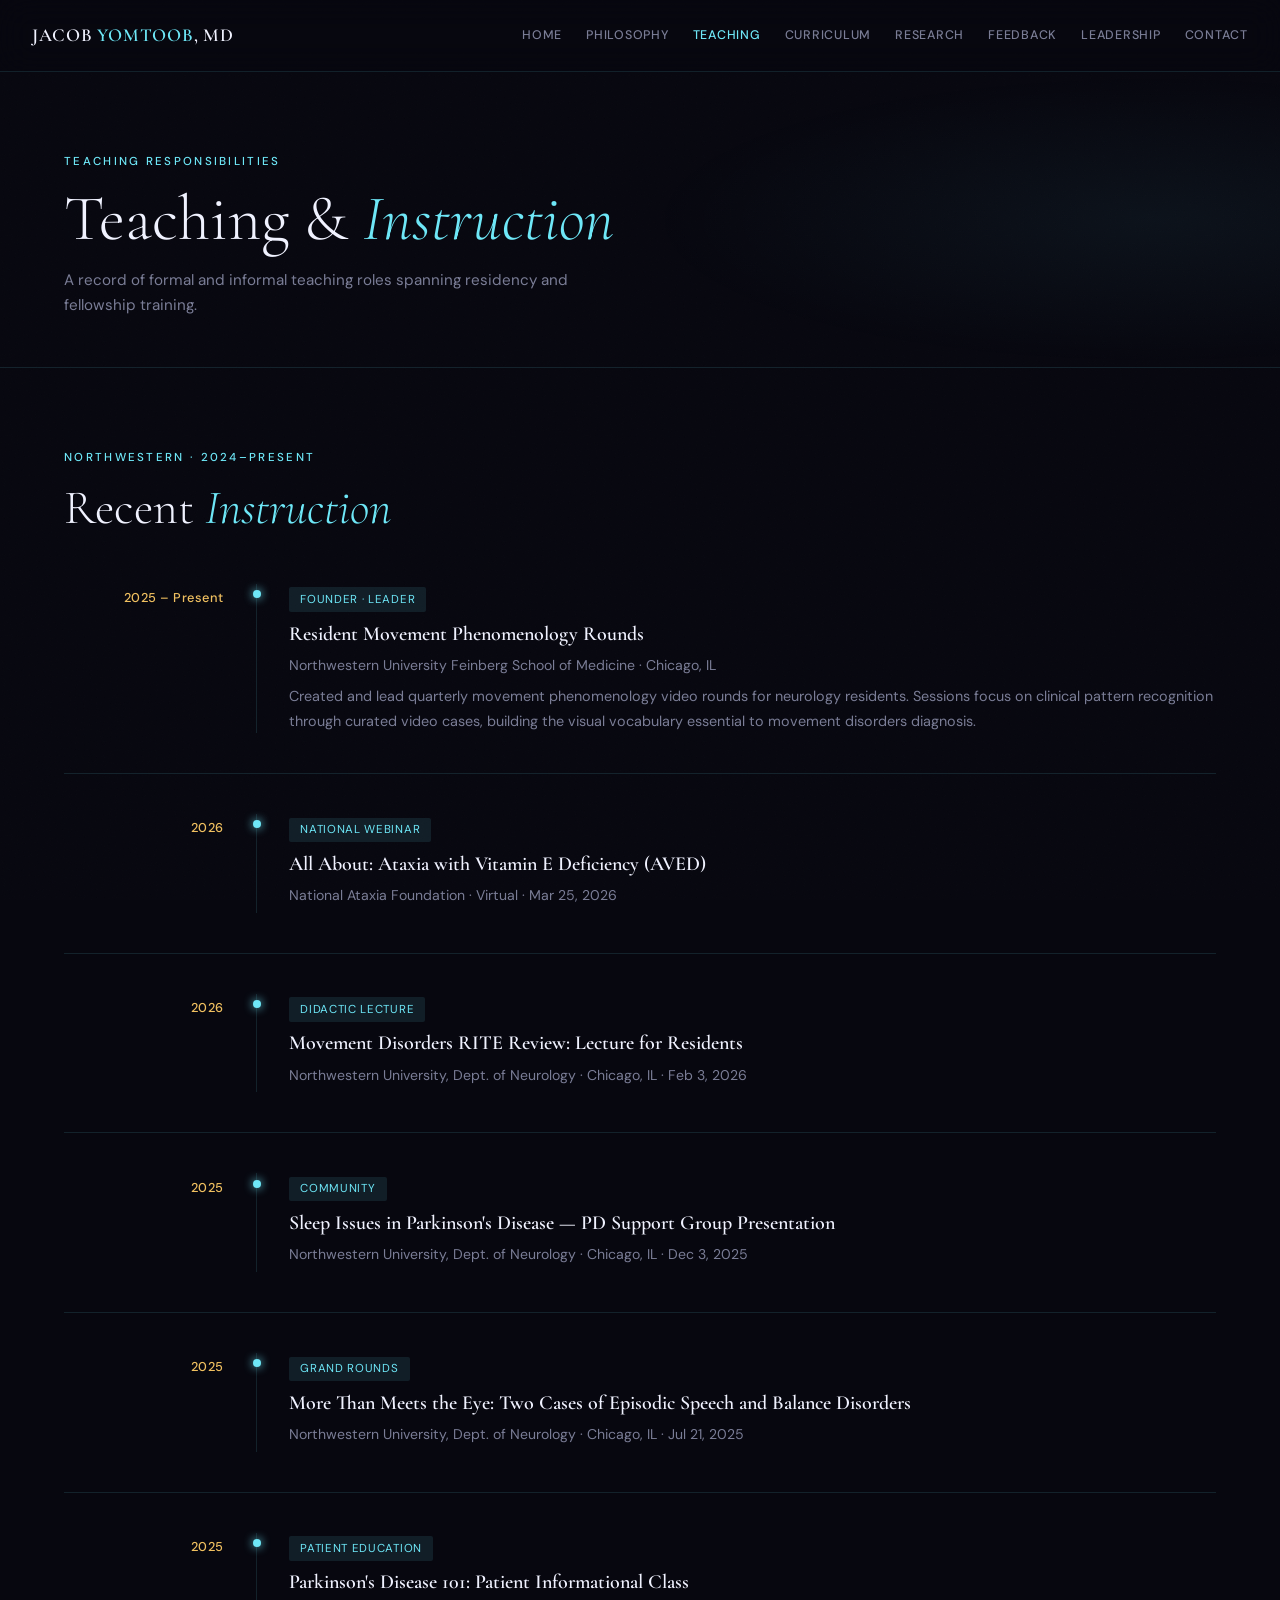
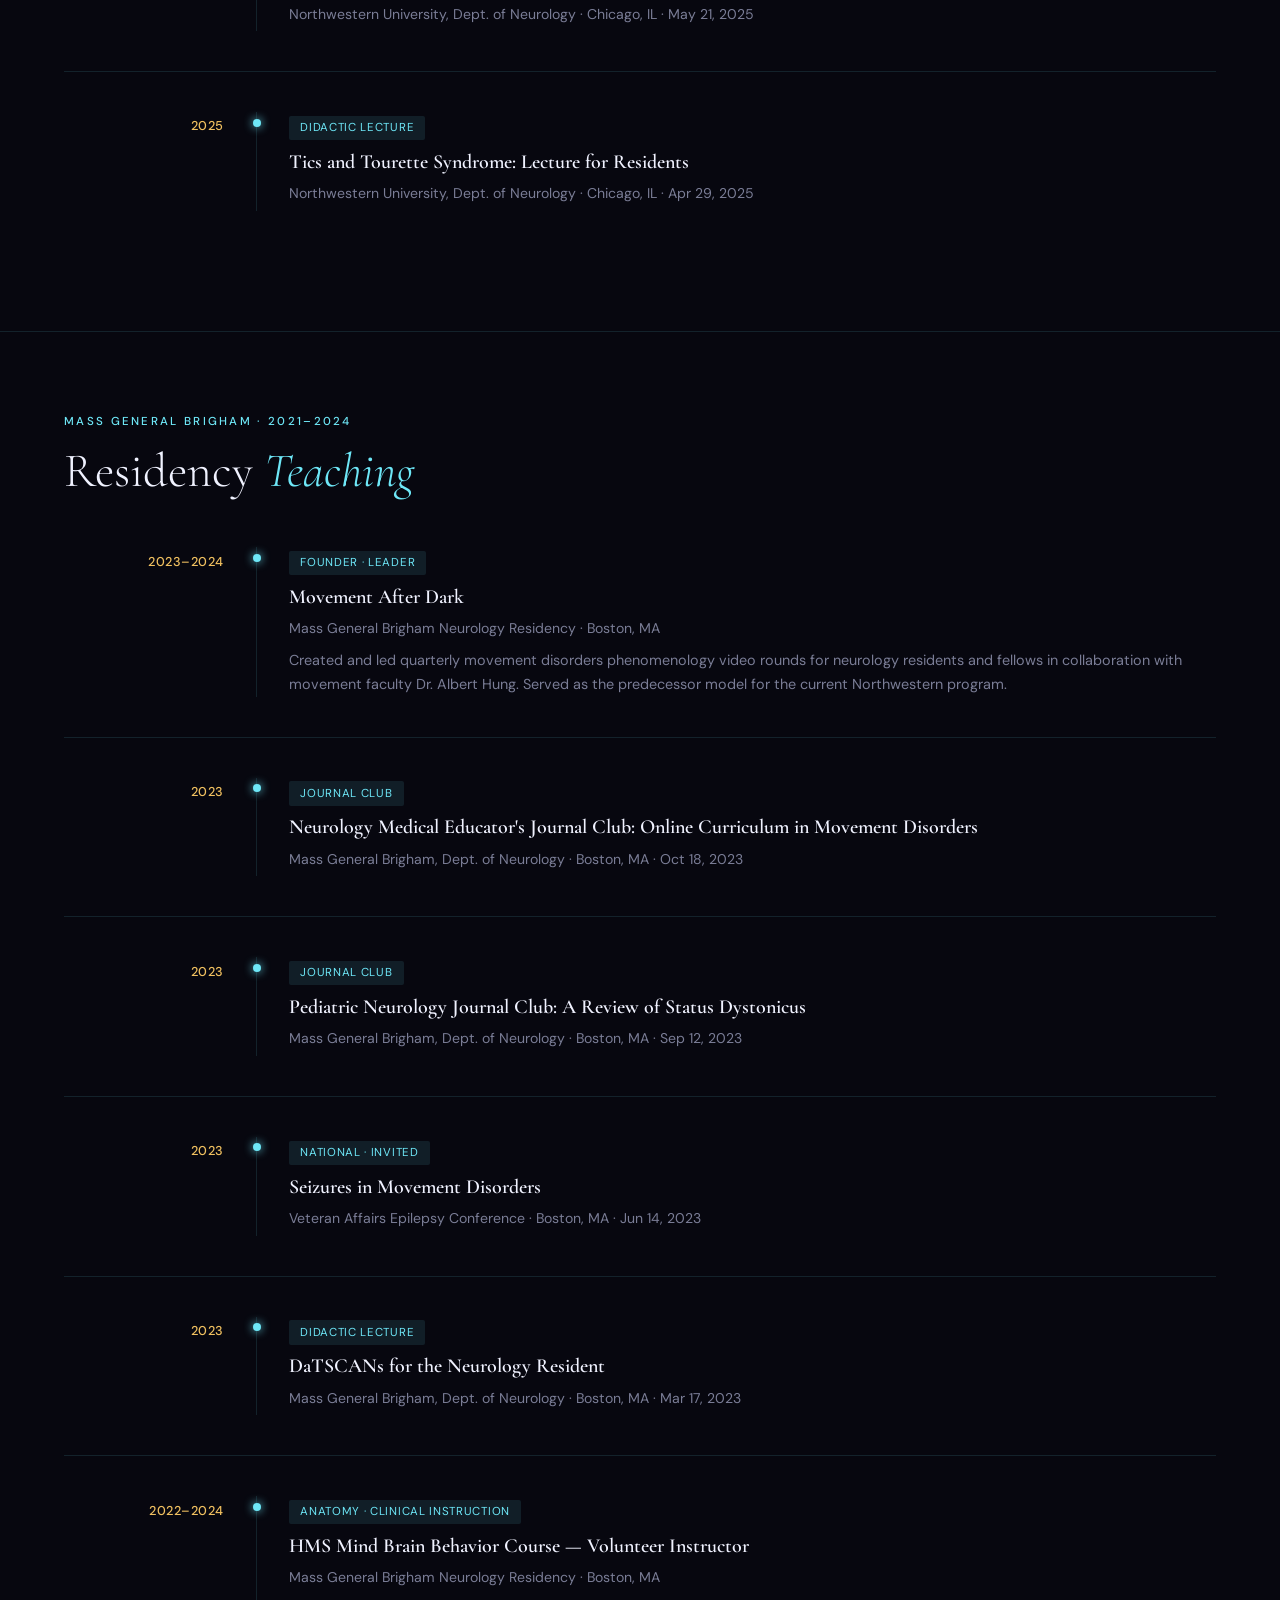
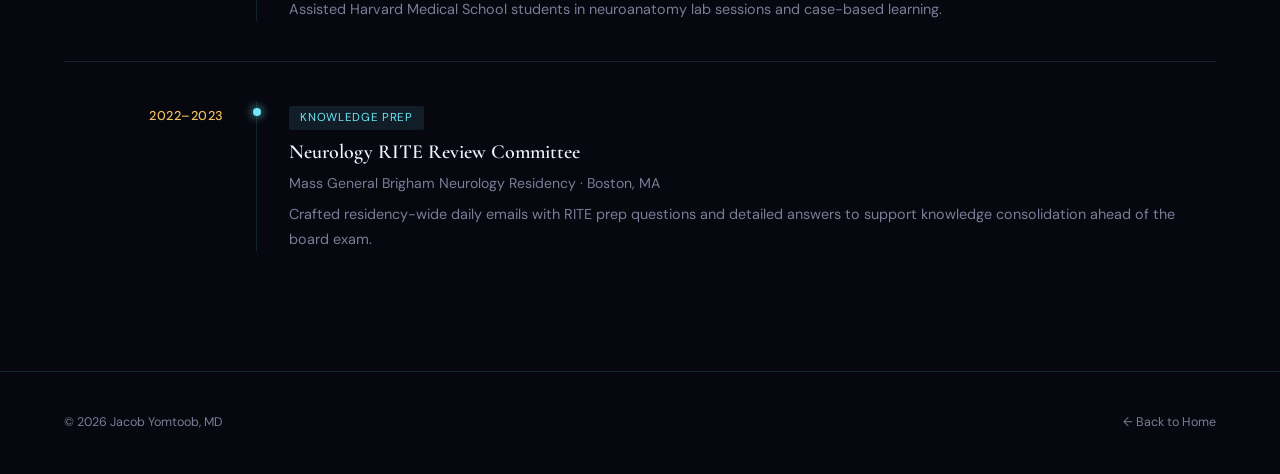
<file: teaching.html>
<!DOCTYPE html>
<html lang="en">
<head>
  <meta charset="UTF-8" />
  <meta name="viewport" content="width=device-width, initial-scale=1.0" />
  <title>Teaching Responsibilities — Jacob Yomtoob, MD</title>
  <link rel="stylesheet" href="style.css" />
</head>
<body>
<div class="page">

  <nav>
    <a href="index.html" class="nav-brand">Jacob <span>Yomtoob</span>, MD</a>
    <div class="nav-links">
      <a href="index.html">Home</a>
      <a href="philosophy.html">Philosophy</a>
      <a href="teaching.html" class="active">Teaching</a>
      <a href="curriculum.html">Curriculum</a>
      <a href="research.html">Research</a>
      <a href="feedback.html">Feedback</a>
      <a href="leadership.html">Leadership</a>
      <a href="contact.html">Contact</a>
    </div>
  </nav>

  <div class="page-header">
    <div class="section-label">Teaching Responsibilities</div>
    <h1>Teaching &amp; <em>Instruction</em></h1>
    <p>A record of formal and informal teaching roles spanning residency and fellowship training.</p>
  </div>

  <!-- Current -->
  <!-- Current -->
<section>
  <div class="section-label">Northwestern · 2024–Present</div>
  <h2 class="section-title">Recent <em>Instruction</em></h2>

  <div class="timeline">

     <div class="timeline-item">
      <div class="timeline-date">2025 – Present</div>
      <div class="timeline-line"></div>
      <div class="timeline-content">
        <span class="tag">Founder · Leader</span>
        <h3>Resident Movement Phenomenology Rounds</h3>
        <div class="inst">Northwestern University Feinberg School of Medicine · Chicago, IL</div>
        <p>Created and lead quarterly movement phenomenology video rounds for neurology residents. Sessions focus on clinical pattern recognition through curated video cases, building the visual vocabulary essential to movement disorders diagnosis.</p>
      </div>
    </div>

    <div class="timeline-item">
      <div class="timeline-date">2026</div>
      <div class="timeline-line"></div>
      <div class="timeline-content">
        <span class="tag">National Webinar</span>
        <h3>All About: Ataxia with Vitamin E Deficiency (AVED)</h3>
        <div class="inst">National Ataxia Foundation · Virtual · Mar 25, 2026</div>
      </div>
    </div>

    <div class="timeline-item">
      <div class="timeline-date">2026</div>
      <div class="timeline-line"></div>
      <div class="timeline-content">
        <span class="tag">Didactic Lecture</span>
        <h3>Movement Disorders RITE Review: Lecture for Residents</h3>
        <div class="inst">Northwestern University, Dept. of Neurology · Chicago, IL · Feb 3, 2026</div>
      </div>
    </div>

    <div class="timeline-item">
      <div class="timeline-date">2025</div>
      <div class="timeline-line"></div>
      <div class="timeline-content">
        <span class="tag">Community</span>
        <h3>Sleep Issues in Parkinson's Disease — PD Support Group Presentation</h3>
        <div class="inst">Northwestern University, Dept. of Neurology · Chicago, IL · Dec 3, 2025</div>
      </div>
    </div>

    <div class="timeline-item">
      <div class="timeline-date">2025</div>
      <div class="timeline-line"></div>
      <div class="timeline-content">
        <span class="tag">Grand Rounds</span>
        <h3>More Than Meets the Eye: Two Cases of Episodic Speech and Balance Disorders</h3>
        <div class="inst">Northwestern University, Dept. of Neurology · Chicago, IL · Jul 21, 2025</div>
      </div>
    </div>

    <div class="timeline-item">
      <div class="timeline-date">2025</div>
      <div class="timeline-line"></div>
      <div class="timeline-content">
        <span class="tag">Patient Education</span>
        <h3>Parkinson's Disease 101: Patient Informational Class</h3>
        <div class="inst">Northwestern University, Dept. of Neurology · Chicago, IL · May 21, 2025</div>
      </div>
    </div>

    <div class="timeline-item">
      <div class="timeline-date">2025</div>
      <div class="timeline-line"></div>
      <div class="timeline-content">
        <span class="tag">Didactic Lecture</span>
        <h3>Tics and Tourette Syndrome: Lecture for Residents</h3>
        <div class="inst">Northwestern University, Dept. of Neurology · Chicago, IL · Apr 29, 2025</div>
      </div>
    </div>

   

  </div>
</section>

  <!-- Prior -->
  <section>
    <div class="section-label">Mass General Brigham · 2021–2024</div>
    <h2 class="section-title">Residency <em>Teaching</em></h2>

    <div class="timeline">

      <div class="timeline-item">
        <div class="timeline-date">2023–2024</div>
        <div class="timeline-line"></div>
        <div class="timeline-content">
          <span class="tag">Founder · Leader</span>
          <h3>Movement After Dark</h3>
          <div class="inst">Mass General Brigham Neurology Residency · Boston, MA</div>
          <p>Created and led quarterly movement disorders phenomenology video rounds for neurology residents and fellows in collaboration with movement faculty Dr. Albert Hung. Served as the predecessor model for the current Northwestern program.</p>
        </div>
      </div>

      <div class="timeline-item">
        <div class="timeline-date">2023</div>
        <div class="timeline-line"></div>
        <div class="timeline-content">
          <span class="tag">Journal Club</span>
          <h3>Neurology Medical Educator's Journal Club: Online Curriculum in Movement Disorders</h3>
          <div class="inst">Mass General Brigham, Dept. of Neurology · Boston, MA · Oct 18, 2023</div>
        </div>
      </div>

      <div class="timeline-item">
        <div class="timeline-date">2023</div>
        <div class="timeline-line"></div>
        <div class="timeline-content">
          <span class="tag">Journal Club</span>
          <h3>Pediatric Neurology Journal Club: A Review of Status Dystonicus</h3>
          <div class="inst">Mass General Brigham, Dept. of Neurology · Boston, MA · Sep 12, 2023</div>
        </div>
      </div>

      <div class="timeline-item">
        <div class="timeline-date">2023</div>
        <div class="timeline-line"></div>
        <div class="timeline-content">
          <span class="tag">National · Invited</span>
          <h3>Seizures in Movement Disorders</h3>
          <div class="inst">Veteran Affairs Epilepsy Conference · Boston, MA · Jun 14, 2023</div>
        </div>
      </div>

      <div class="timeline-item">
        <div class="timeline-date">2023</div>
        <div class="timeline-line"></div>
        <div class="timeline-content">
          <span class="tag">Didactic Lecture</span>
          <h3>DaTSCANs for the Neurology Resident</h3>
          <div class="inst">Mass General Brigham, Dept. of Neurology · Boston, MA · Mar 17, 2023</div>
        </div>
      </div>

      <div class="timeline-item">
        <div class="timeline-date">2022–2024</div>
        <div class="timeline-line"></div>
        <div class="timeline-content">
          <span class="tag">Anatomy · Clinical Instruction</span>
          <h3>HMS Mind Brain Behavior Course — Volunteer Instructor</h3>
          <div class="inst">Mass General Brigham Neurology Residency · Boston, MA</div>
          <p>Assisted Harvard Medical School students in neuroanatomy lab sessions and case-based learning.</p>
        </div>
      </div>

      <div class="timeline-item">
        <div class="timeline-date">2022–2023</div>
        <div class="timeline-line"></div>
        <div class="timeline-content">
          <span class="tag">Knowledge Prep</span>
          <h3>Neurology RITE Review Committee</h3>
          <div class="inst">Mass General Brigham Neurology Residency · Boston, MA</div>
          <p>Crafted residency-wide daily emails with RITE prep questions and detailed answers to support knowledge consolidation ahead of the board exam.</p>
        </div>
      </div>

    </div>
  </section>


  <footer>
    <span>© 2026 Jacob Yomtoob, MD</span>
    <span><a href="index.html">← Back to Home</a></span>
  </footer>

</div>
</body>
</html>
</file>
<file: style.css>
@import url('https://fonts.googleapis.com/css2?family=Cormorant+Garamond:ital,wght@0,300;0,400;0,600;1,300;1,400&family=DM+Sans:wght@300;400;500;600&display=swap');

/* ── Variables ── */
:root {
  --bg:        #07070f;
  --surface:   #0f0f1c;
  --surface2:  #161628;
  --border:    rgba(110, 231, 247, 0.12);
  --accent:    #6ee7f7;
  --accent2:   #f0c060;
  --text:      #dde1f0;
  --muted:     #7a7d96;
  --heading:   #f0f2ff;
  --nav-h:     72px;
}

/* ── Reset ── */
*, *::before, *::after { box-sizing: border-box; margin: 0; padding: 0; }
html { scroll-behavior: smooth; }
body {
  font-family: 'DM Sans', sans-serif;
  background: var(--bg);
  color: var(--text);
  font-size: 16px;
  line-height: 1.7;
  min-height: 100vh;
}

/* ── Noise overlay ── */
body::before {
  content: '';
  position: fixed; inset: 0;
  background-image: url("data:image/svg+xml,%3Csvg viewBox='0 0 256 256' xmlns='http://www.w3.org/2000/svg'%3E%3Cfilter id='n'%3E%3CfeTurbulence type='fractalNoise' baseFrequency='0.9' numOctaves='4' stitchTiles='stitch'/%3E%3C/filter%3E%3Crect width='100%25' height='100%25' filter='url(%23n)' opacity='0.04'/%3E%3C/svg%3E");
  background-size: 200px 200px;
  pointer-events: none;
  z-index: 0;
  opacity: 0.5;
}

/* ── Nav ── */
nav {
  position: fixed; top: 0; left: 0; right: 0;
  height: var(--nav-h);
  background: rgba(7,7,15,0.88);
  backdrop-filter: blur(16px);
  border-bottom: 1px solid var(--border);
  display: flex; align-items: center;
  padding: 0 2rem;
  z-index: 100;
  gap: 1.5rem;
}
.nav-brand {
  font-family: 'Cormorant Garamond', serif;
  font-size: 1.15rem;
  font-weight: 600;
  color: var(--heading);
  text-decoration: none;
  letter-spacing: 0.04em;
  margin-right: auto;
  white-space: nowrap;
}
.nav-brand span { color: var(--accent); }
nav a {
  color: var(--muted);
  text-decoration: none;
  font-size: 0.78rem;
  font-weight: 500;
  letter-spacing: 0.06em;
  text-transform: uppercase;
  transition: color 0.2s;
  white-space: nowrap;
}
nav a:hover, nav a.active { color: var(--accent); }
.nav-links {
  display: flex; gap: 1.5rem; align-items: center;
  flex-wrap: wrap;
}

/* ── Page wrapper ── */
.page { position: relative; z-index: 1; padding-top: var(--nav-h); }

/* ── Hero ── */
.hero {
  min-height: 92vh;
  display: flex; flex-direction: column; justify-content: flex-end;
  padding: 6rem 4rem 5rem;
  position: relative;
  overflow: hidden;
}
.hero-glow {
  position: absolute; top: -10%; right: -5%;
  width: 60vw; height: 70vh;
  background: radial-gradient(ellipse at 60% 30%, rgba(110,231,247,0.07) 0%, transparent 65%);
  pointer-events: none;
}
.hero-glow2 {
  position: absolute; bottom: 0; left: 0;
  width: 40vw; height: 50vh;
  background: radial-gradient(ellipse at 20% 80%, rgba(240,192,96,0.05) 0%, transparent 60%);
  pointer-events: none;
}
.hero-eyebrow {
  font-size: 0.75rem;
  letter-spacing: 0.18em;
  text-transform: uppercase;
  color: var(--accent);
  font-weight: 500;
  margin-bottom: 1.2rem;
  opacity: 0;
  animation: fadeUp 0.7s ease 0.1s forwards;
}
.hero h1 {
  font-family: 'Cormorant Garamond', serif;
  font-size: clamp(3.5rem, 8vw, 7rem);
  font-weight: 300;
  color: var(--heading);
  line-height: 1.0;
  letter-spacing: -0.01em;
  margin-bottom: 0.3rem;
  opacity: 0;
  animation: fadeUp 0.7s ease 0.2s forwards;
}
.hero h1 em { font-style: italic; color: var(--accent); }
.hero-subtitle {
  font-family: 'Cormorant Garamond', serif;
  font-size: clamp(1.1rem, 2.5vw, 1.6rem);
  font-weight: 300;
  color: var(--muted);
  margin-bottom: 2.5rem;
  opacity: 0;
  animation: fadeUp 0.7s ease 0.3s forwards;
  letter-spacing: 0.02em;
}
.hero-desc {
  max-width: 560px;
  font-size: 1rem;
  color: var(--muted);
  line-height: 1.8;
  opacity: 0;
  animation: fadeUp 0.7s ease 0.4s forwards;
  margin-bottom: 2.5rem;
}
.hero-cta {
  display: flex; gap: 1rem; flex-wrap: wrap;
  opacity: 0;
  animation: fadeUp 0.7s ease 0.5s forwards;
}

/* ── Buttons ── */
.btn {
  display: inline-flex; align-items: center; gap: 0.5rem;
  padding: 0.7rem 1.6rem;
  border-radius: 2px;
  font-size: 0.8rem;
  font-weight: 500;
  letter-spacing: 0.08em;
  text-transform: uppercase;
  text-decoration: none;
  transition: all 0.2s;
  cursor: pointer;
}
.btn-primary {
  background: var(--accent);
  color: var(--bg);
  border: 1px solid var(--accent);
}
.btn-primary:hover { background: transparent; color: var(--accent); }
.btn-outline {
  background: transparent;
  color: var(--text);
  border: 1px solid var(--border);
}
.btn-outline:hover { border-color: var(--accent); color: var(--accent); }

/* ── Hero photo ── */
.hero-photo-wrap {
  position: absolute;
  top: 0; right: 0;
  width: 42%;
  height: 100%;
  overflow: hidden;
  pointer-events: none;
}
.hero-photo-wrap::after {
  content: '';
  position: absolute; inset: 0;
  background: linear-gradient(to right, var(--bg) 0%, transparent 40%),
              linear-gradient(to top, var(--bg) 0%, transparent 30%);
}
.hero-photo {
  width: 100%;
  height: 100%;
  object-fit: cover;
  object-position: center top;
  opacity: 0.45;
  filter: grayscale(30%);
}

@media (max-width: 900px) {
  .hero-photo-wrap { width: 60%; opacity: 0.6; }
}
@media (max-width: 600px) {
  .hero-photo-wrap { display: none; }
}

/* ── Section ── */
section { padding: 5rem 4rem; position: relative; }
section + section { border-top: 1px solid var(--border); }
.section-label {
  font-size: 0.72rem;
  letter-spacing: 0.2em;
  text-transform: uppercase;
  color: var(--accent);
  font-weight: 500;
  margin-bottom: 0.8rem;
}
.section-title {
  font-family: 'Cormorant Garamond', serif;
  font-size: clamp(2rem, 4vw, 3rem);
  font-weight: 300;
  color: var(--heading);
  line-height: 1.15;
  margin-bottom: 0.5rem;
}
.section-title em { font-style: italic; color: var(--accent); }
.section-intro {
  color: var(--muted);
  max-width: 620px;
  margin-bottom: 3rem;
  font-size: 1rem;
}

/* ── Timeline / Education ── */
.timeline { display: flex; flex-direction: column; gap: 0; }
.timeline-item {
  display: grid;
  grid-template-columns: 160px 1px 1fr;
  gap: 0 2rem;
  padding: 2.5rem 0;
  border-bottom: 1px solid var(--border);
}
.timeline-item:last-child { border-bottom: none; }
.timeline-date {
  font-size: 0.8rem;
  color: var(--accent2);
  font-weight: 500;
  letter-spacing: 0.04em;
  padding-top: 0.2rem;
  text-align: right;
}
.timeline-line {
  width: 1px;
  background: var(--border);
  position: relative;
}
.timeline-line::before {
  content: '';
  position: absolute;
  top: 0.4rem; left: 50%;
  transform: translateX(-50%);
  width: 8px; height: 8px;
  border-radius: 50%;
  background: var(--accent);
  box-shadow: 0 0 10px var(--accent);
}
.timeline-content {}
.timeline-content h3 {
  font-family: 'Cormorant Garamond', serif;
  font-size: 1.25rem;
  font-weight: 600;
  color: var(--heading);
  margin-bottom: 0.2rem;
}
.timeline-content .inst {
  font-size: 0.88rem;
  color: var(--muted);
  margin-bottom: 0.3rem;
}
.timeline-content p {
  font-size: 0.9rem;
  color: var(--muted);
  margin-top: 0.4rem;
}
.tag {
  display: inline-block;
  padding: 0.15rem 0.7rem;
  border-radius: 2px;
  font-size: 0.72rem;
  letter-spacing: 0.06em;
  text-transform: uppercase;
  background: rgba(110,231,247,0.1);
  color: var(--accent);
  margin-right: 0.4rem;
  margin-bottom: 0.3rem;
}

/* ── Cards ── */
.card-grid {
  display: grid;
  grid-template-columns: repeat(auto-fill, minmax(340px, 1fr));
  gap: 1.5rem;
  margin-top: 2rem;
}
.card {
  background: var(--surface);
  border: 1px solid var(--border);
  padding: 2rem;
  border-radius: 3px;
  transition: border-color 0.25s, transform 0.25s;
  position: relative;
  overflow: hidden;
}
.card::before {
  content: '';
  position: absolute; top: 0; left: 0;
  width: 100%; height: 2px;
  background: linear-gradient(90deg, var(--accent), transparent);
  opacity: 0;
  transition: opacity 0.25s;
}
.card:hover { border-color: rgba(110,231,247,0.3); transform: translateY(-2px); }
.card:hover::before { opacity: 1; }
.card-num {
  font-family: 'Cormorant Garamond', serif;
  font-size: 3rem;
  color: var(--border);
  line-height: 1;
  margin-bottom: 0.5rem;
  font-weight: 300;
}
.card h3 {
  font-family: 'Cormorant Garamond', serif;
  font-size: 1.3rem;
  color: var(--heading);
  margin-bottom: 0.5rem;
  font-weight: 600;
}
.card p { font-size: 0.9rem; color: var(--muted); line-height: 1.7; }
.card .meta {
  font-size: 0.78rem;
  color: var(--accent2);
  margin-bottom: 0.5rem;
  font-weight: 500;
  letter-spacing: 0.04em;
}

/* ── Publication list ── */
.pub-list { display: flex; flex-direction: column; gap: 1rem; margin-top: 1rem; }
.pub-item {
  padding: 1.5rem;
  background: var(--surface);
  border: 1px solid var(--border);
  border-left: 3px solid var(--accent);
  border-radius: 0 3px 3px 0;
  transition: background 0.2s;
}
.pub-item:hover { background: var(--surface2); }
.pub-item p { font-size: 0.88rem; color: var(--text); line-height: 1.7; }
.pub-item .pub-journal {
  font-size: 0.78rem;
  color: var(--accent);
  font-weight: 500;
  margin-top: 0.4rem;
  letter-spacing: 0.04em;
}
.pub-section-title {
  font-family: 'Cormorant Garamond', serif;
  font-size: 1.4rem;
  font-weight: 600;
  color: var(--heading);
  margin: 2.5rem 0 1rem;
  padding-bottom: 0.5rem;
  border-bottom: 1px solid var(--border);
}

/* ── Page header (inner pages) ── */
.page-header {
  padding: 5rem 4rem 3rem;
  border-bottom: 1px solid var(--border);
  position: relative;
  overflow: hidden;
}
.page-header::after {
  content: '';
  position: absolute; top: 0; right: 0;
  width: 50%; height: 100%;
  background: radial-gradient(ellipse at 80% 50%, rgba(110,231,247,0.05) 0%, transparent 70%);
  pointer-events: none;
}
.page-header h1 {
  font-family: 'Cormorant Garamond', serif;
  font-size: clamp(2.5rem, 5vw, 4rem);
  font-weight: 300;
  color: var(--heading);
  line-height: 1.1;
}
.page-header h1 em { font-style: italic; color: var(--accent); }
.page-header p {
  color: var(--muted);
  margin-top: 0.8rem;
  max-width: 550px;
  font-size: 0.95rem;
}

/* ── Divider ── */
.divider {
  border: none;
  border-top: 1px solid var(--border);
  margin: 3rem 0;
}

/* ── Contact form ── */
.contact-grid {
  display: grid;
  grid-template-columns: 1fr 1fr;
  gap: 4rem;
  margin-top: 2rem;
}
.contact-info h3 {
  font-family: 'Cormorant Garamond', serif;
  font-size: 1.5rem;
  color: var(--heading);
  margin-bottom: 1.5rem;
}
.contact-row {
  display: flex;
  align-items: flex-start;
  gap: 1rem;
  margin-bottom: 1.2rem;
}
.contact-icon {
  width: 36px; height: 36px;
  border: 1px solid var(--border);
  display: flex; align-items: center; justify-content: center;
  border-radius: 2px;
  flex-shrink: 0;
  color: var(--accent);
  font-size: 0.9rem;
}
.contact-row a { color: var(--text); text-decoration: none; font-size: 0.9rem; }
.contact-row a:hover { color: var(--accent); }
.contact-row span { font-size: 0.9rem; }

/* ── Quote block ── */
.quote-block {
  border-left: 3px solid var(--accent2);
  padding: 1.5rem 2rem;
  background: var(--surface);
  margin: 1.5rem 0;
  border-radius: 0 3px 3px 0;
}
.quote-block blockquote {
  font-family: 'Cormorant Garamond', serif;
  font-size: 1.3rem;
  font-style: italic;
  color: var(--heading);
  line-height: 1.6;
}
.quote-block cite {
  display: block;
  margin-top: 0.8rem;
  font-size: 0.8rem;
  color: var(--muted);
  font-style: normal;
  letter-spacing: 0.04em;
}

/* ── Footer ── */
footer {
  padding: 2.5rem 4rem;
  border-top: 1px solid var(--border);
  display: flex;
  align-items: center;
  justify-content: space-between;
  font-size: 0.78rem;
  color: var(--muted);
}
footer a { color: var(--muted); text-decoration: none; }
footer a:hover { color: var(--accent); }

/* ── Animations ── */
@keyframes fadeUp {
  from { opacity: 0; transform: translateY(20px); }
  to   { opacity: 1; transform: translateY(0); }
}
.fade-in {
  opacity: 0;
  animation: fadeUp 0.6s ease forwards;
}

/* ── Responsive ── */
@media (max-width: 900px) {
  nav { gap: 0.8rem; padding: 0 1.2rem; }
  .nav-links { gap: 0.8rem; }
  nav a { font-size: 0.7rem; }
  .hero { padding: 4rem 1.5rem 3rem; }
  section { padding: 3.5rem 1.5rem; }
  .page-header { padding: 3.5rem 1.5rem 2rem; }
  .timeline-item { grid-template-columns: 1fr; }
  .timeline-date { text-align: left; }
  .timeline-line { display: none; }
  .card-grid { grid-template-columns: 1fr; }
  .contact-grid { grid-template-columns: 1fr; gap: 2rem; }
  footer { flex-direction: column; gap: 0.5rem; text-align: center; padding: 2rem 1.5rem; }
}
@media (max-width: 600px) {
  .nav-links { display: none; }
}
</file>
